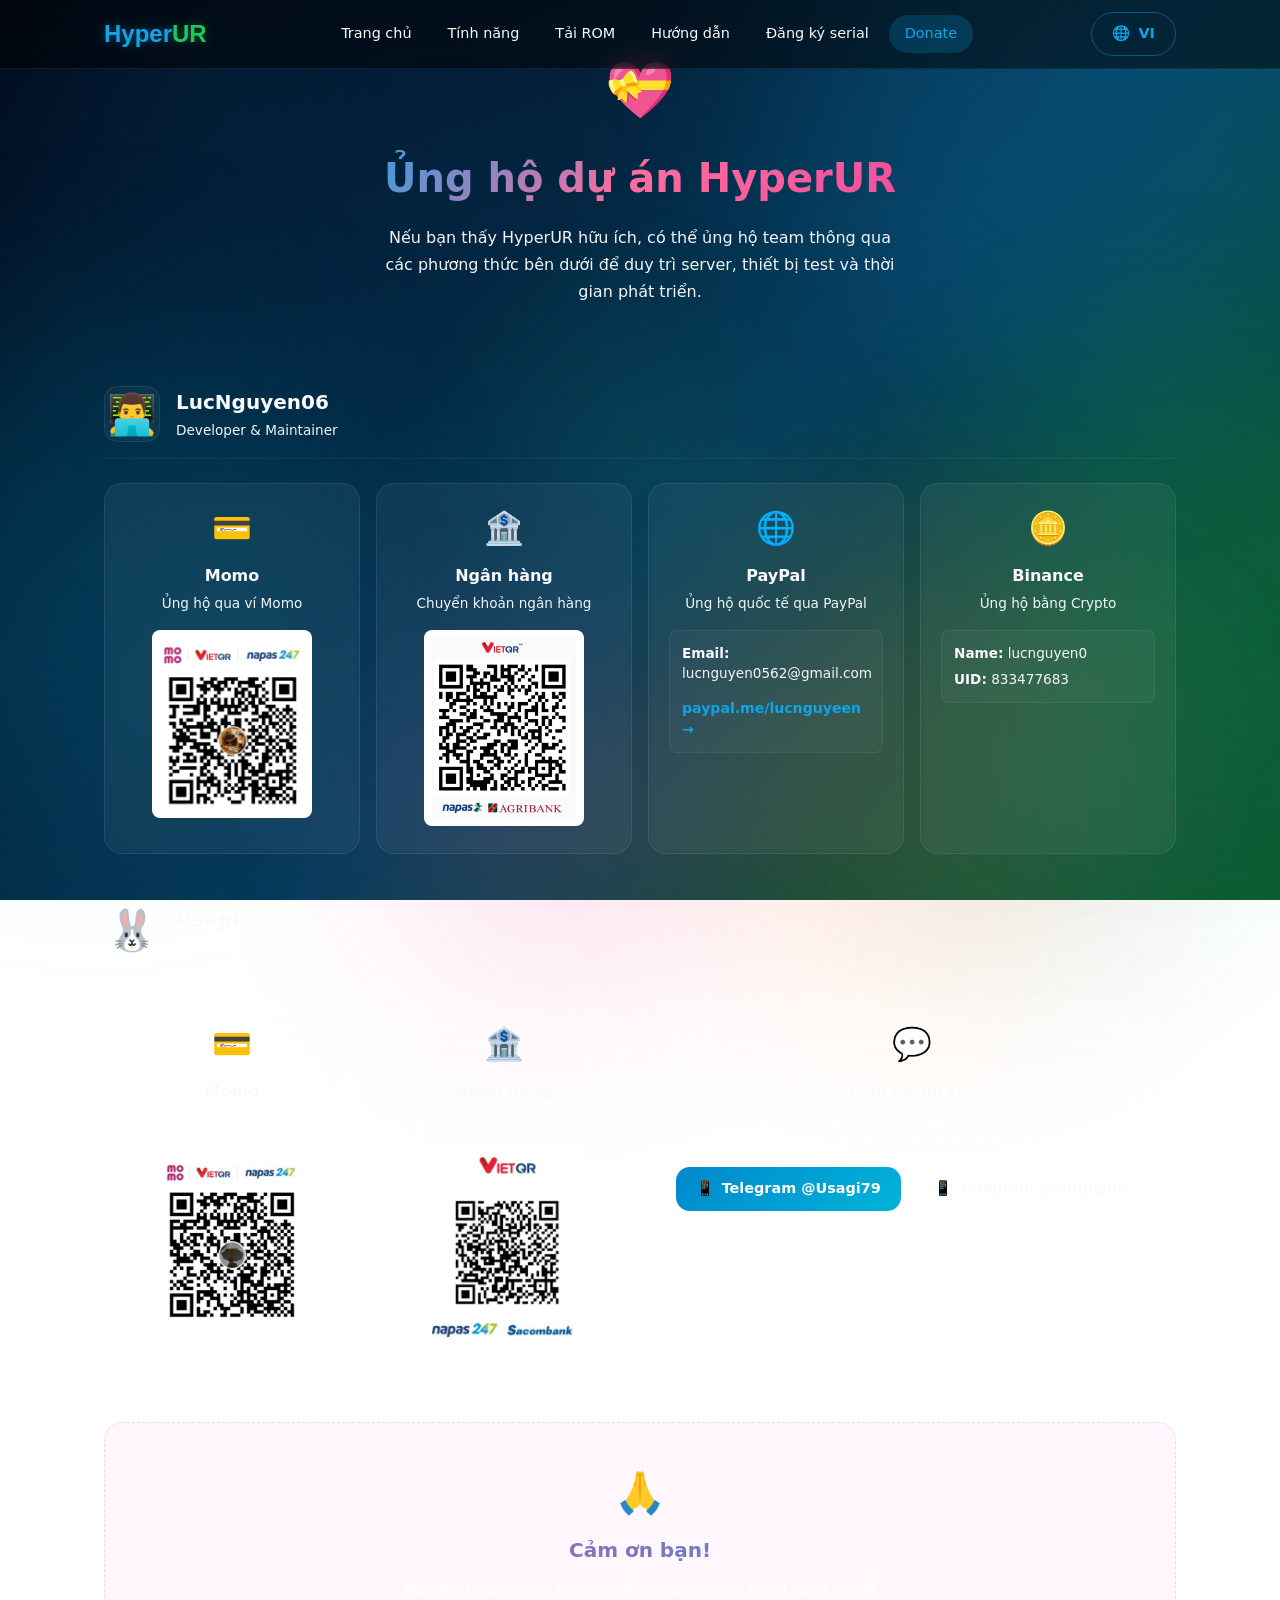
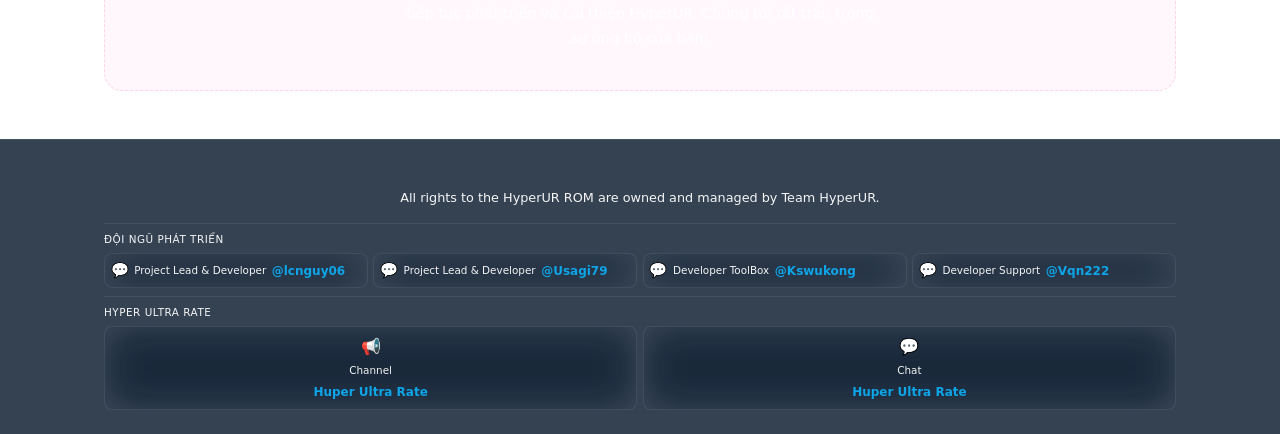
<file: donate.html>
<!DOCTYPE html>
<html lang="vi">
  <head>
    <meta charset="UTF-8" />
    <meta name="viewport" content="width=device-width, initial-scale=1.0" />
    <title>Ủng hộ HyperUR - Donate</title>
    <meta
      name="description"
      content="Ủng hộ dự án HyperUR để duy trì server, thiết bị test và phát triển tính năng mới."
    />
    <link rel="stylesheet" href="styles.css" />
  </head>
  <body>
    <!-- Blur Background -->
    <div class="blur-bg blur-bg-1"></div>
    <div class="blur-bg blur-bg-2"></div>
    <div class="blur-bg blur-bg-3"></div>
    <div class="blur-bg blur-bg-4"></div>
    <div class="blur-bg blur-bg-5"></div>

    <!-- Gradient Orbs -->
    <div class="gradient-orb gradient-orb-1"></div>
    <div class="gradient-orb gradient-orb-2"></div>
    <div class="gradient-orb gradient-orb-3"></div>

    <!-- Header / Navbar -->
    <header class="header">
      <div class="container header-inner">
        <a href="index.html" class="logo">
          <span class="logo-text"><span class="logo-hyper">Hyper</span><span class="logo-ur">UR</span></span>
        </a>

        <button class="hamburger-btn" id="hamburger-btn" aria-label="Menu">
          <span></span>
          <span></span>
          <span></span>
        </button>

        <nav class="nav">
          <a href="index.html" class="nav-link" data-i18n="nav.home">Trang chủ</a>
          <a href="features.html" class="nav-link" data-i18n="nav.features">Tính năng</a>
          <a href="downloads.html" class="nav-link" data-i18n="nav.download">Tải ROM</a>
          <a href="guide.html" class="nav-link" data-i18n="nav.guide">Hướng dẫn</a>
          <a href="serial.html" class="nav-link" data-i18n="nav.serial">Đăng ký serial</a>
          <a href="donate.html" class="nav-link active" data-i18n="nav.donate">Donate</a>
        </nav>

        <div class="nav-actions">
          <button class="btn btn-outline btn-lang" id="btn-lang-toggle" title="Switch Language">
            <span class="lang-icon">🌐</span>
            <span class="lang-text">VI</span>
          </button>
        </div>
      </div>

      <div class="mobile-menu" id="mobile-menu">
        <nav class="mobile-nav">
          <a href="index.html" class="mobile-nav-link" data-i18n="nav.home">Trang chủ</a>
          <a href="features.html" class="mobile-nav-link" data-i18n="nav.features">Tính năng</a>
          <a href="downloads.html" class="mobile-nav-link" data-i18n="nav.download">Tải ROM</a>
          <a href="guide.html" class="mobile-nav-link" data-i18n="nav.guide">Hướng dẫn</a>
          <a href="serial.html" class="mobile-nav-link" data-i18n="nav.serial">Đăng ký serial</a>
          <a href="donate.html" class="mobile-nav-link active" data-i18n="nav.donate">Donate</a>
          <div class="mobile-lang-toggle">
            <button class="btn btn-outline btn-lang" id="btn-lang-toggle-mobile" title="Switch Language">
              <span class="lang-icon">🌐</span>
              <span class="lang-text">VI</span>
            </button>
          </div>
        </nav>
      </div>
    </header>

    <main>
    <!-- Donate Hero -->
    <section class="donate-hero">
      <div class="container">
        <div class="donate-hero-content">
          <span class="donate-hero-icon">💝</span>
          <h1 data-i18n="donate.hero.title">Ủng hộ dự án HyperUR</h1>
          <p class="donate-hero-subtitle" data-i18n="donate.hero.subtitle">
            Nếu bạn thấy HyperUR hữu ích, có thể ủng hộ team thông qua các phương thức
            bên dưới để duy trì server, thiết bị test và thời gian phát triển.
          </p>
        </div>
      </div>
    </section>

    <!-- Donate Section -->
    <section class="section">
      <div class="container">
        <!-- LucNguyen06 -->
        <div class="donate-section-block">
          <div class="donate-section-header">
            <span class="donate-avatar">👨‍💻</span>
            <div>
              <h2 class="donate-section-title" data-i18n="donate.section.luc.title">LucNguyen06</h2>
              <p class="donate-section-role" data-i18n="donate.section.luc.role">Developer & Maintainer</p>
            </div>
          </div>
          
          <div class="donate-methods-grid">
            <div class="card donate-method-card">
              <div class="donate-method-icon">💳</div>
              <h3 data-i18n="donate.method.momo">Momo</h3>
              <p data-i18n="donate.method.momo.desc">Ủng hộ qua ví Momo</p>
              <div class="qr-wrapper">
                <img src="QR_lucnguyen06/qr_momo.jpg" alt="QR Momo LucNguyen06" />
              </div>
            </div>
            
            <div class="card donate-method-card">
              <div class="donate-method-icon">🏦</div>
              <h3 data-i18n="donate.method.bank">Ngân hàng</h3>
              <p data-i18n="donate.method.bank.desc">Chuyển khoản ngân hàng</p>
              <div class="qr-wrapper">
                <img src="QR_lucnguyen06/qr_ngan_hang.jpg" alt="QR ngân hàng LucNguyen06" />
              </div>
            </div>
            
            <div class="card donate-method-card">
              <div class="donate-method-icon">🌐</div>
              <h3 data-i18n="donate.method.paypal">PayPal</h3>
              <p data-i18n="donate.method.paypal.desc">Ủng hộ quốc tế qua PayPal</p>
              <div class="donate-info-box">
                <p><strong>Email:</strong> lucnguyen0562@gmail.com</p>
                <a href="https://paypal.me/lucnguyeen" target="_blank" rel="noopener noreferrer" class="btn-donate-link">
                  paypal.me/lucnguyeen →
                </a>
              </div>
            </div>
            
            <div class="card donate-method-card">
              <div class="donate-method-icon">🪙</div>
              <h3 data-i18n="donate.method.crypto">Binance</h3>
              <p data-i18n="donate.method.crypto.desc">Ủng hộ bằng Crypto</p>
              <div class="donate-info-box">
                <p><strong>Name:</strong> lucnguyen0</p>
                <p><strong>UID:</strong> 833477683</p>
              </div>
            </div>
          </div>
        </div>

        <!-- Usagi -->
        <div class="donate-section-block">
          <div class="donate-section-header">
            <span class="donate-avatar">🐰</span>
            <div>
              <h2 class="donate-section-title" data-i18n="donate.section.usagi.title">Usagi</h2>
              <p class="donate-section-role" data-i18n="donate.section.usagi.role">Developer & Support</p>
            </div>
          </div>
          
          <div class="donate-methods-grid">
            <div class="card donate-method-card">
              <div class="donate-method-icon">💳</div>
              <h3 data-i18n="donate.method.momo">Momo</h3>
              <p data-i18n="donate.method.momo.desc">Ủng hộ qua ví Momo</p>
              <div class="qr-wrapper">
                <img src="QR_usagi/qr_momo.jpg" alt="QR Momo Usagi" />
              </div>
            </div>
            
            <div class="card donate-method-card">
              <div class="donate-method-icon">🏦</div>
              <h3 data-i18n="donate.method.bank">Ngân hàng</h3>
              <p data-i18n="donate.method.bank.desc">Chuyển khoản ngân hàng</p>
              <div class="qr-wrapper">
                <img src="QR_usagi/qr_nganhang.jpg" alt="QR ngân hàng Usagi" />
              </div>
            </div>
            
            <div class="card donate-method-card donate-method-card-wide">
              <div class="donate-method-icon">💬</div>
              <h3 data-i18n="donate.method.telegram">Liên hệ hỗ trợ</h3>
              <p data-i18n="donate.method.telegram.desc">
                Nhắn trực tiếp qua Telegram để được hỗ trợ cài đặt, fix lỗi ROM, 
                tư vấn thiết bị và các vấn đề liên quan đến HyperUR.
              </p>
              <div class="donate-contact-buttons">
                <a class="btn-contact-large" href="https://t.me/Usagi79" target="_blank" rel="noopener noreferrer">
                  <span>📱</span> Telegram @Usagi79
                </a>
                <a class="btn-contact-large btn-contact-large-secondary" href="https://t.me/lcnguy06" target="_blank" rel="noopener noreferrer">
                  <span>📱</span> Telegram @lcnguy06
                </a>
              </div>
            </div>
          </div>
        </div>

        <!-- Thank you message -->
        <div class="donate-thanks">
          <div class="donate-thanks-icon">🙏</div>
          <h3 data-i18n="donate.thanks.title">Cảm ơn bạn!</h3>
          <p data-i18n="donate.thanks.desc">
            Mọi đóng góp dù lớn hay nhỏ đều giúp team có thêm động lực để tiếp tục 
            phát triển và cải thiện HyperUR. Chúng tôi rất trân trọng sự ủng hộ của bạn!
          </p>
        </div>
      </div>
    </section>

    <!-- Footer -->
    </main>
    <footer class="footer">
      <div class="container">
        <div class="footer-top">
          <p class="footer-copyright">All rights to the HyperUR ROM are owned and managed by Team HyperUR.</p>
        </div>
        <div class="footer-divider"></div>
        <p class="footer-team-heading">Đội ngũ phát triển</p>
        <div class="footer-team-grid">
          <a href="https://t.me/lcnguy06" target="_blank" rel="noopener noreferrer" class="footer-team-card">
            <span class="footer-team-icon">💬</span>
            <span class="footer-team-role">Project Lead &amp; Developer</span>
            <span class="footer-team-name">@lcnguy06</span>
          </a>
          <a href="https://t.me/Usagi79" target="_blank" rel="noopener noreferrer" class="footer-team-card">
            <span class="footer-team-icon">💬</span>
            <span class="footer-team-role">Project Lead &amp; Developer</span>
            <span class="footer-team-name">@Usagi79</span>
          </a>
          <a href="https://t.me/Kswukong" target="_blank" rel="noopener noreferrer" class="footer-team-card">
            <span class="footer-team-icon">💬</span>
            <span class="footer-team-role">Developer ToolBox</span>
            <span class="footer-team-name">@Kswukong</span>
          </a>
          <a href="https://t.me/Vqn222" target="_blank" rel="noopener noreferrer" class="footer-team-card">
            <span class="footer-team-icon">💬</span>
            <span class="footer-team-role">Developer Support</span>
            <span class="footer-team-name">@Vqn222</span>
          </a>
        </div>
        <div class="footer-divider"></div>
        <div class="footer-hur-section">
          <p class="footer-hur-heading">Hyper Ultra Rate</p>
          <div class="footer-hur-grid">
            <a href="https://t.me/hypermodupdate" target="_blank" rel="noopener noreferrer" class="footer-hur-card">
              <span class="footer-hur-icon">📢</span>
              <span class="footer-hur-label">Channel</span>
              <span class="footer-hur-name">Huper Ultra Rate</span>
            </a>
            <a href="https://t.me/HuperUltraRateChat" target="_blank" rel="noopener noreferrer" class="footer-hur-card">
              <span class="footer-hur-icon">💬</span>
              <span class="footer-hur-label">Chat</span>
              <span class="footer-hur-name">Huper Ultra Rate</span>
            </a>
          </div>
        </div>
      </div>
    </footer>

    <script src="i18n.js"></script>
    <script src="donate.js"></script>
  </body>
</html>
</file>
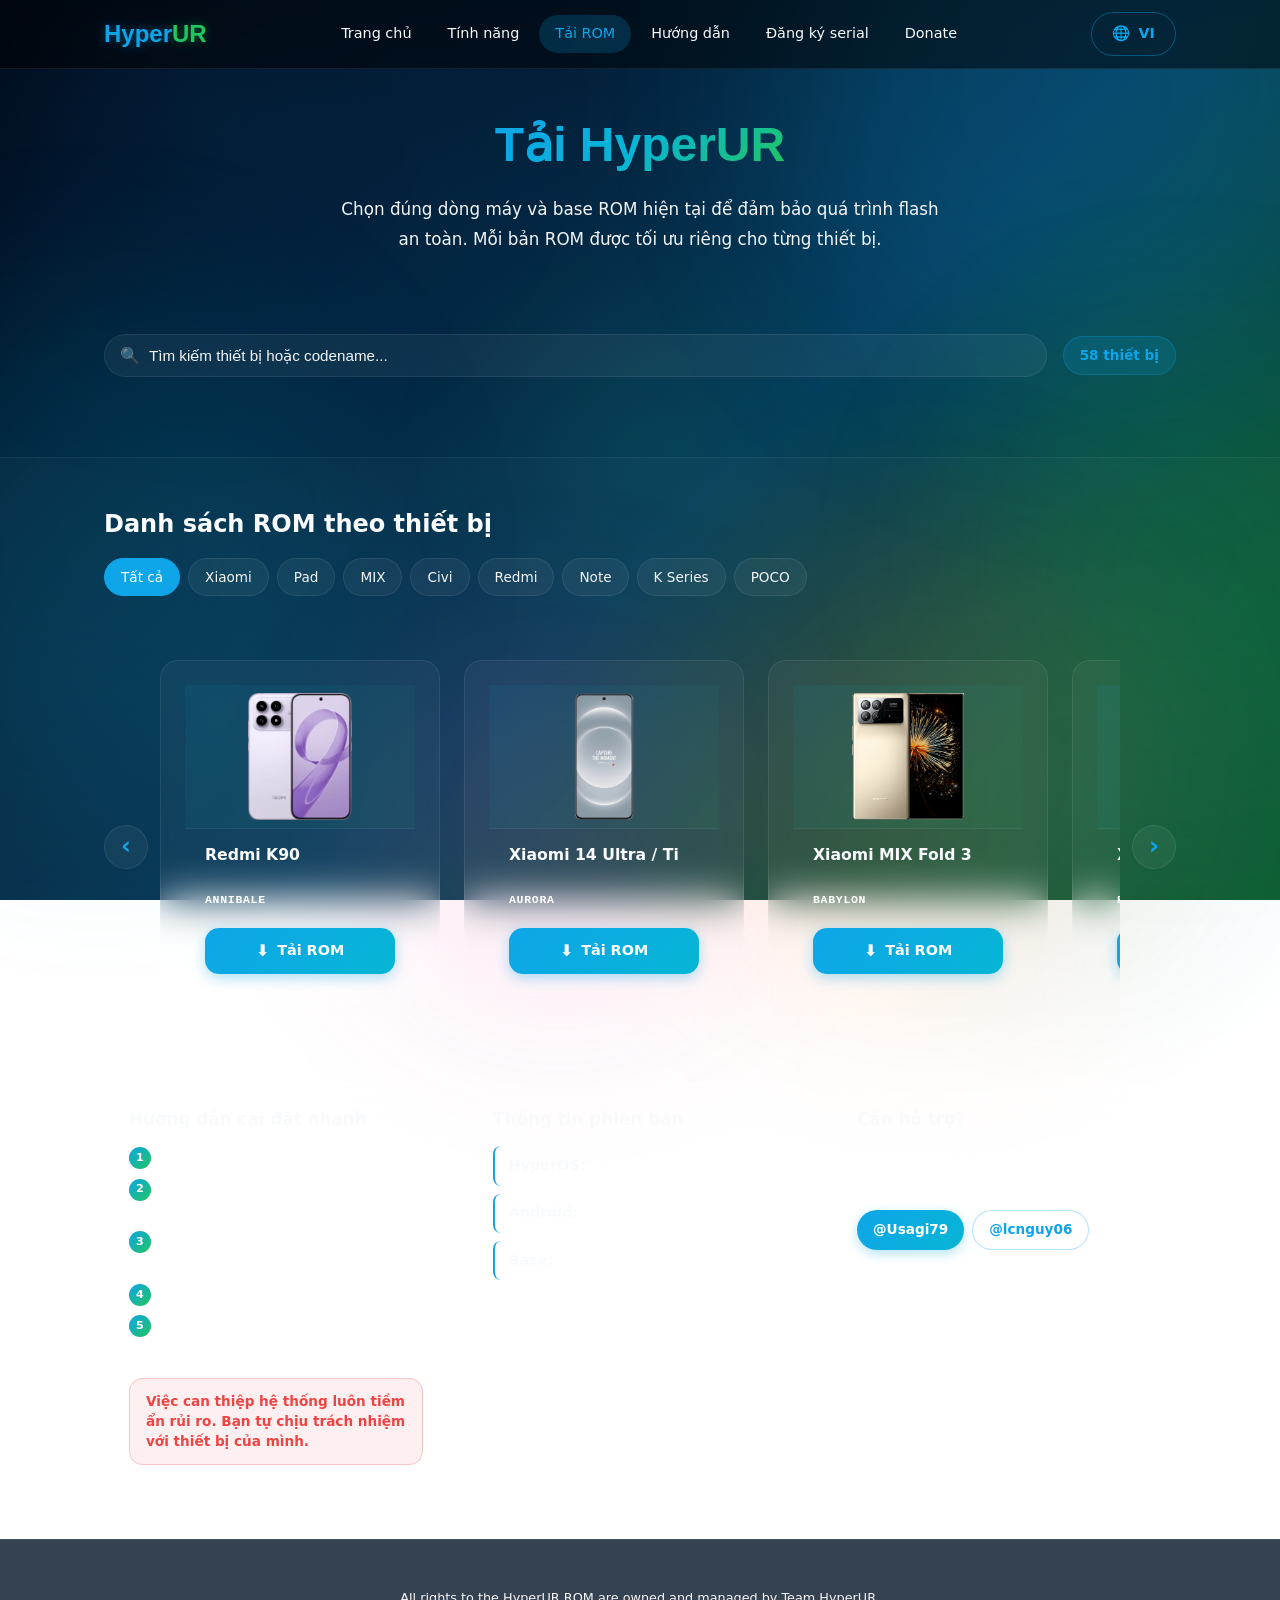
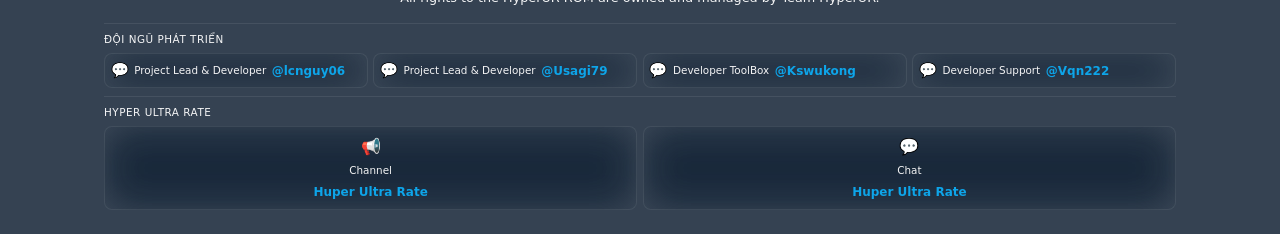
<file: downloads.html>
<!DOCTYPE html>
<html lang="vi">
  <head>
    <meta charset="UTF-8" />
    <meta name="viewport" content="width=device-width, initial-scale=1.0, maximum-scale=1.0, user-scalable=no" />
    <meta name="theme-color" content="#0f0f1a" />
    <title>Tải HyperUR</title>
    <meta
      name="description"
      content="Tải HyperUR cho các dòng máy Xiaomi, Redmi. Hỗ trợ Snapdragon, nhiều tuỳ biến cao cấp."
    />
    <link rel="stylesheet" href="styles.css?v=20250626" />
  </head>
  <body>
    <!-- Blur Background -->
    <div class="blur-bg blur-bg-1"></div>
    <div class="blur-bg blur-bg-2"></div>
    <div class="blur-bg blur-bg-3"></div>
    <div class="blur-bg blur-bg-4"></div>
    <div class="blur-bg blur-bg-5"></div>

    <!-- Gradient Orbs -->
    <div class="gradient-orb gradient-orb-1"></div>
    <div class="gradient-orb gradient-orb-2"></div>
    <div class="gradient-orb gradient-orb-3"></div>

    <!-- Header / Navbar -->
    <header class="header">
      <div class="container header-inner">
        <a href="index.html" class="logo">
          <span class="logo-text"><span class="logo-hyper">Hyper</span><span class="logo-ur">UR</span></span>
        </a>

        <button class="hamburger-btn" id="hamburger-btn" aria-label="Menu">
          <span></span>
          <span></span>
          <span></span>
        </button>

        <nav class="nav">
          <a href="index.html" class="nav-link" data-i18n="nav.home">Trang chủ</a>
          <a href="features.html" class="nav-link" data-i18n="nav.features">Tính năng</a>
          <a href="downloads.html" class="nav-link active" data-i18n="nav.download">Tải ROM</a>
          <a href="guide.html" class="nav-link" data-i18n="nav.guide">Hướng dẫn</a>
          <a href="serial.html" class="nav-link" data-i18n="nav.serial">Đăng ký serial</a>
          <a href="donate.html" class="nav-link" data-i18n="nav.donate">Donate</a>
        </nav>

        <div class="nav-actions">
          <button class="btn btn-outline btn-lang" id="btn-lang-toggle" title="Switch Language">
            <span class="lang-icon">🌐</span>
            <span class="lang-text">VI</span>
          </button>
        </div>
      </div>

      <div class="mobile-menu" id="mobile-menu">
        <nav class="mobile-nav">
          <a href="index.html" class="mobile-nav-link" data-i18n="nav.home">Trang chủ</a>
          <a href="features.html" class="mobile-nav-link" data-i18n="nav.features">Tính năng</a>
          <a href="downloads.html" class="mobile-nav-link active" data-i18n="nav.download">Tải ROM</a>
          <a href="guide.html" class="mobile-nav-link" data-i18n="nav.guide">Hướng dẫn</a>
          <a href="serial.html" class="mobile-nav-link" data-i18n="nav.serial">Đăng ký serial</a>
          <a href="donate.html" class="mobile-nav-link" data-i18n="nav.donate">Donate</a>
          <div class="mobile-lang-toggle">
            <button class="btn btn-outline btn-lang" id="btn-lang-toggle-mobile" title="Switch Language">
              <span class="lang-icon">🌐</span>
              <span class="lang-text">VI</span>
            </button>
          </div>
        </nav>
      </div>
    </header>

    <main>
    <!-- Downloads Hero -->
    <section class="downloads-hero">
      <div class="container">
        <div class="downloads-hero-content">
          <h1 data-i18n="downloads.hero.title">Tải HyperUR</h1>
          <p class="downloads-hero-subtitle" data-i18n="downloads.hero.subtitle">
            Chọn đúng dòng máy và base ROM hiện tại để đảm bảo quá trình flash an toàn.
            Mỗi bản ROM được tối ưu riêng cho từng thiết bị.
          </p>
        </div>
      </div>
    </section>

    <!-- Search & Filter -->
    <section class="section">
      <div class="container">
        <div class="search-filter-bar">
          <div class="search-box">
            <span class="search-icon">🔍</span>
            <input 
              type="text" 
              id="device-search" 
              class="search-input" 
              placeholder="Tìm kiếm thiết bị hoặc codename..."
              data-i18n-placeholder="downloads.search.placeholder"
            />
          </div>
          <div class="filter-info">
            <span id="device-count">0 <span data-i18n="downloads.device.count">thiết bị</span></span>
          </div>
        </div>
      </div>
    </section>

    <!-- Device Slider Section -->
    <section class="section section-alt">
      <div class="container">
        <div class="slider-header">
          <h2 data-i18n="downloads.devices.title">📱 Danh sách ROM theo thiết bị</h2>
          
          <!-- Mobile Category Menu Button -->
          <div class="mobile-category-menu" id="mobile-category-menu">
            <button class="mobile-category-btn" id="mobile-category-btn">
              <span class="mobile-category-icon">☰</span>
              <span class="mobile-category-label" id="mobile-category-label">Tất cả</span>
              <span class="mobile-category-arrow">▼</span>
            </button>
            <div class="mobile-category-dropdown" id="mobile-category-dropdown">
              <button class="mobile-category-option active" data-category="all" data-i18n="downloads.category.tatca">Tất cả</button>
              <button class="mobile-category-option" data-category="xiaomi" data-i18n="downloads.category.xiaomi">Xiaomi</button>
              <button class="mobile-category-option" data-category="pad" data-i18n="downloads.category.pad">Pad</button>
              <button class="mobile-category-option" data-category="mix" data-i18n="downloads.category.mix">MIX</button>
              <button class="mobile-category-option" data-category="civi" data-i18n="downloads.category.civi">Civi</button>
              <button class="mobile-category-option" data-category="redmi" data-i18n="downloads.category.redmi">Redmi</button>
              <button class="mobile-category-option" data-category="redmi-note" data-i18n="downloads.category.note">Note</button>
              <button class="mobile-category-option" data-category="redmi-k" data-i18n="downloads.category.k">K Series</button>
              <button class="mobile-category-option" data-category="poco" data-i18n="downloads.category.poco">POCO</button>
            </div>
          </div>

          <div class="category-tabs" id="category-tabs">
            <button class="category-tab active" data-category="all" data-i18n="downloads.category.tatca">Tất cả</button>
            <button class="category-tab" data-category="xiaomi" data-i18n="downloads.category.xiaomi">Xiaomi</button>
            <button class="category-tab" data-category="pad" data-i18n="downloads.category.pad">Pad</button>
            <button class="category-tab" data-category="mix" data-i18n="downloads.category.mix">MIX</button>
            <button class="category-tab" data-category="civi" data-i18n="downloads.category.civi">Civi</button>
            <button class="category-tab" data-category="redmi" data-i18n="downloads.category.redmi">Redmi</button>
            <button class="category-tab" data-category="redmi-note" data-i18n="downloads.category.note">Note</button>
            <button class="category-tab" data-category="redmi-k" data-i18n="downloads.category.k">K Series</button>
            <button class="category-tab" data-category="poco" data-i18n="downloads.category.poco">POCO</button>
          </div>
        </div>

        <!-- Device Slider -->
        <div class="device-slider-wrapper">
          <button class="slider-arrow slider-arrow-left" id="slider-prev">
            <span>‹</span>
          </button>

          <div class="device-slider" id="device-slider">
            <!-- Device cards will be rendered by JavaScript -->
          </div>

          <button class="slider-arrow slider-arrow-right" id="slider-next">
            <span>›</span>
          </button>
        </div>

        <!-- Mobile scroll hint dots -->
        <div class="slider-scroll-hint" id="slider-scroll-hint"></div>

        <div id="no-results" class="no-results" style="display: none;">
          <p data-i18n="downloads.noresults">😕 Không tìm thấy thiết bị nào phù hợp.</p>
        </div>

        <!-- Info Cards Row -->
        <div class="info-cards-row">
          <div class="card guide-card">
            <h3 data-i18n="downloads.guide.card.title">📋 Hướng dẫn cài đặt nhanh</h3>
            <ol class="guide-list">
              <li data-i18n="downloads.guide.card.item1">Sao lưu toàn bộ dữ liệu quan trọng.</li>
              <li data-i18n="downloads.guide.card.item2">Mở khoá bootloader & cài custom recovery (TWRP / OFRP).</li>
              <li data-i18n="downloads.guide.card.item3">Wipe data, cache, system theo hướng dẫn từng dòng máy.</li>
              <li data-i18n="downloads.guide.card.item4">Flash bản HyperUR tương ứng.</li>
              <li data-i18n="downloads.guide.card.item5">Reboot & chờ máy khởi động lại lần đầu.</li>
            </ol>
            <p class="guide-warning" data-i18n="downloads.guide.card.warning">
              ⚠️ Việc can thiệp hệ thống luôn tiềm ẩn rủi ro. Bạn tự chịu trách nhiệm với thiết bị của mình.
            </p>
          </div>

          <div class="card info-card">
            <h3 data-i18n="downloads.info.card.title">ℹ️ Thông tin phiên bản</h3>
            <ul class="info-list">
              <li><strong data-i18n="downloads.info.card.hyperos">HyperOS:</strong> 1.0, 2.0, 3.0</li>
              <li><strong data-i18n="downloads.info.card.android">Android:</strong> 14, 15, 16</li>
              <li><strong data-i18n="downloads.info.card.base">Base:</strong> CN, EU, Global</li>
            </ul>
          </div>

          <div class="card support-card">
            <h3 data-i18n="downloads.support.card.title">💬 Cần hỗ trợ?</h3>
            <p data-i18n="downloads.support.card.desc">Liên hệ team qua Telegram để được hỗ trợ cài đặt và fix lỗi.</p>
            <div class="support-actions">
              <a class="btn-contact" href="https://t.me/Usagi79" target="_blank" rel="noopener noreferrer">
                @Usagi79
              </a>
              <a class="btn-contact btn-contact-secondary" href="https://t.me/lcnguy06" target="_blank" rel="noopener noreferrer">
                @lcnguy06
              </a>
            </div>
          </div>
        </div>
      </div>
    </section>

    <!-- Footer -->
    </main>
    <footer class="footer">
      <div class="container">
        <div class="footer-top">
          <p class="footer-copyright">All rights to the HyperUR ROM are owned and managed by Team HyperUR.</p>
        </div>
        <div class="footer-divider"></div>
        <p class="footer-team-heading">Đội ngũ phát triển</p>
        <div class="footer-team-grid">
          <a href="https://t.me/lcnguy06" target="_blank" rel="noopener noreferrer" class="footer-team-card">
            <span class="footer-team-icon">💬</span>
            <span class="footer-team-role">Project Lead &amp; Developer</span>
            <span class="footer-team-name">@lcnguy06</span>
          </a>
          <a href="https://t.me/Usagi79" target="_blank" rel="noopener noreferrer" class="footer-team-card">
            <span class="footer-team-icon">💬</span>
            <span class="footer-team-role">Project Lead &amp; Developer</span>
            <span class="footer-team-name">@Usagi79</span>
          </a>
          <a href="https://t.me/Kswukong" target="_blank" rel="noopener noreferrer" class="footer-team-card">
            <span class="footer-team-icon">💬</span>
            <span class="footer-team-role">Developer ToolBox</span>
            <span class="footer-team-name">@Kswukong</span>
          </a>
          <a href="https://t.me/Vqn222" target="_blank" rel="noopener noreferrer" class="footer-team-card">
            <span class="footer-team-icon">💬</span>
            <span class="footer-team-role">Developer Support</span>
            <span class="footer-team-name">@Vqn222</span>
          </a>
        </div>
        <div class="footer-divider"></div>
        <div class="footer-hur-section">
          <p class="footer-hur-heading">Hyper Ultra Rate</p>
          <div class="footer-hur-grid">
            <a href="https://t.me/hypermodupdate" target="_blank" rel="noopener noreferrer" class="footer-hur-card">
              <span class="footer-hur-icon">📢</span>
              <span class="footer-hur-label">Channel</span>
              <span class="footer-hur-name">Huper Ultra Rate</span>
            </a>
            <a href="https://t.me/HuperUltraRateChat" target="_blank" rel="noopener noreferrer" class="footer-hur-card">
              <span class="footer-hur-icon">💬</span>
              <span class="footer-hur-label">Chat</span>
              <span class="footer-hur-name">Huper Ultra Rate</span>
            </a>
          </div>
        </div>
      </div>
    </footer>

    <script src="devices.js"></script>
    <script src="i18n.js"></script>
    <script src="downloads.js"></script>
  </body>
</html>
</file>
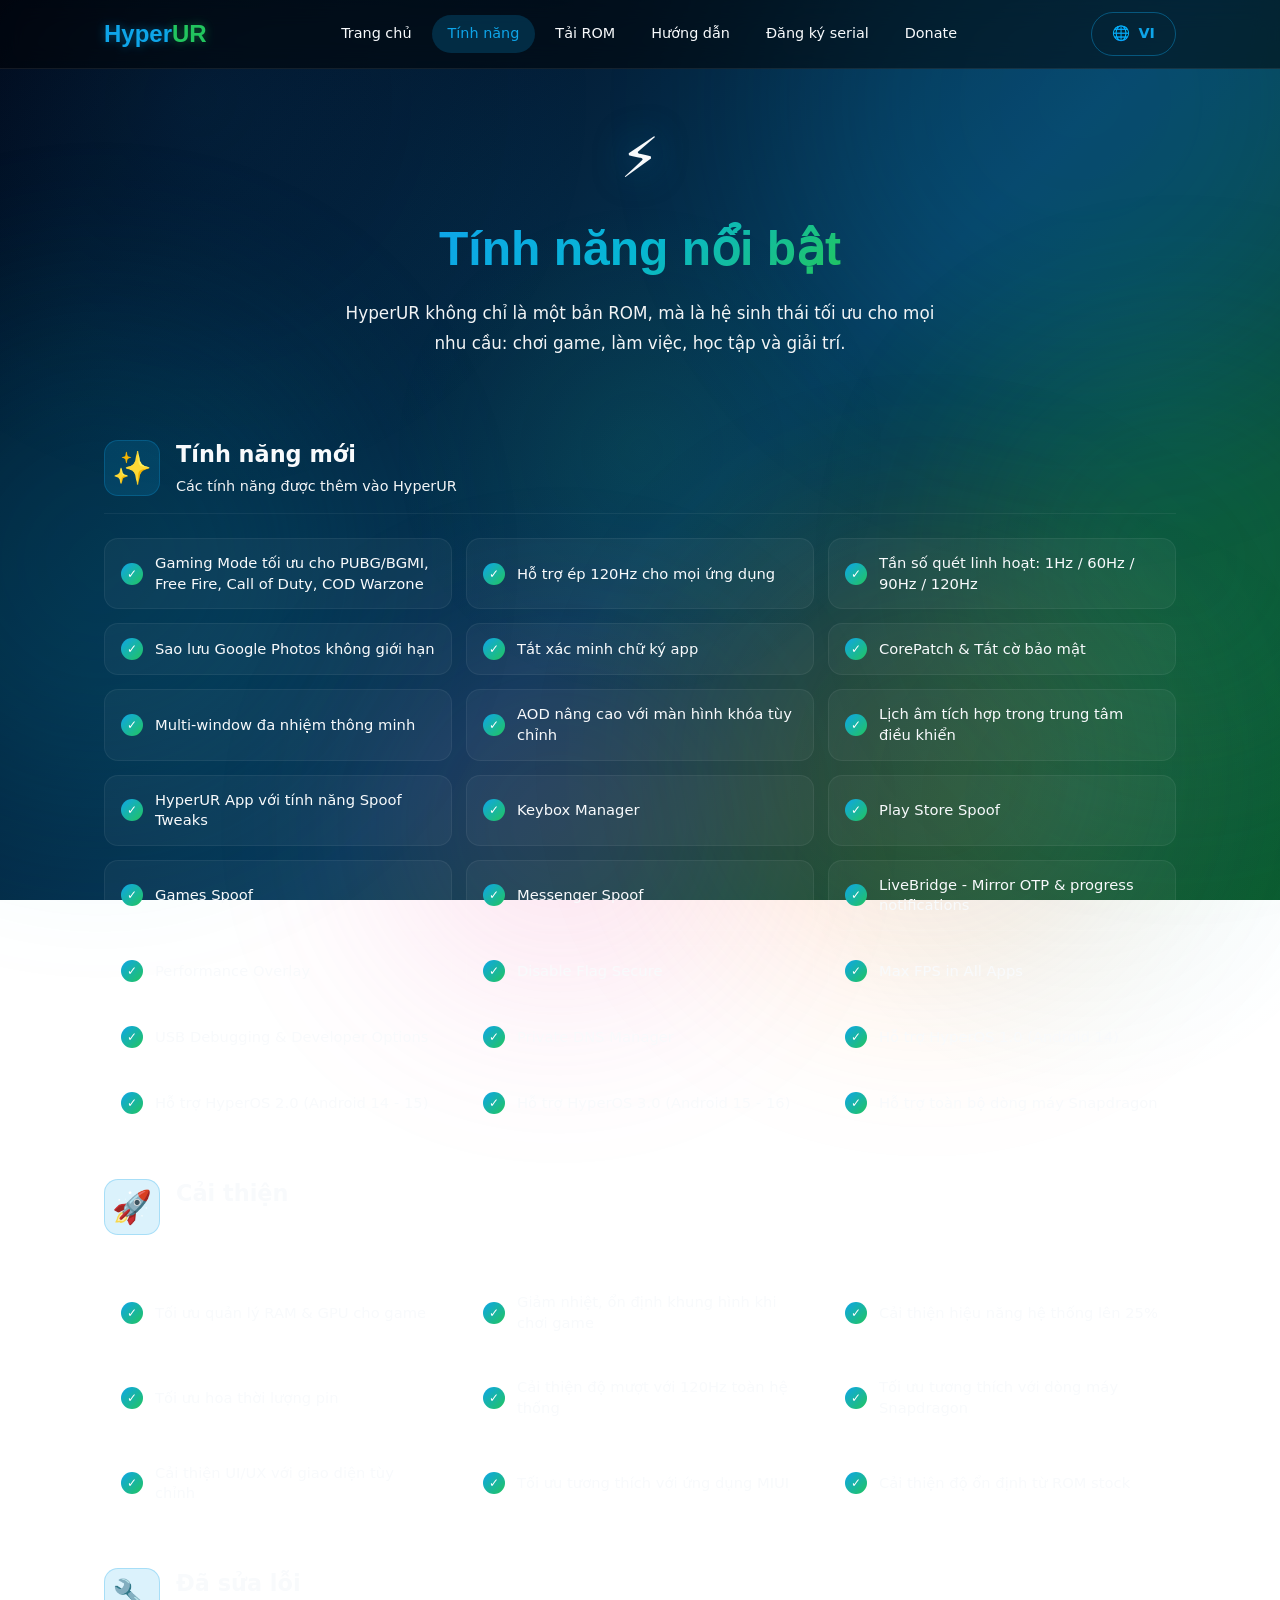
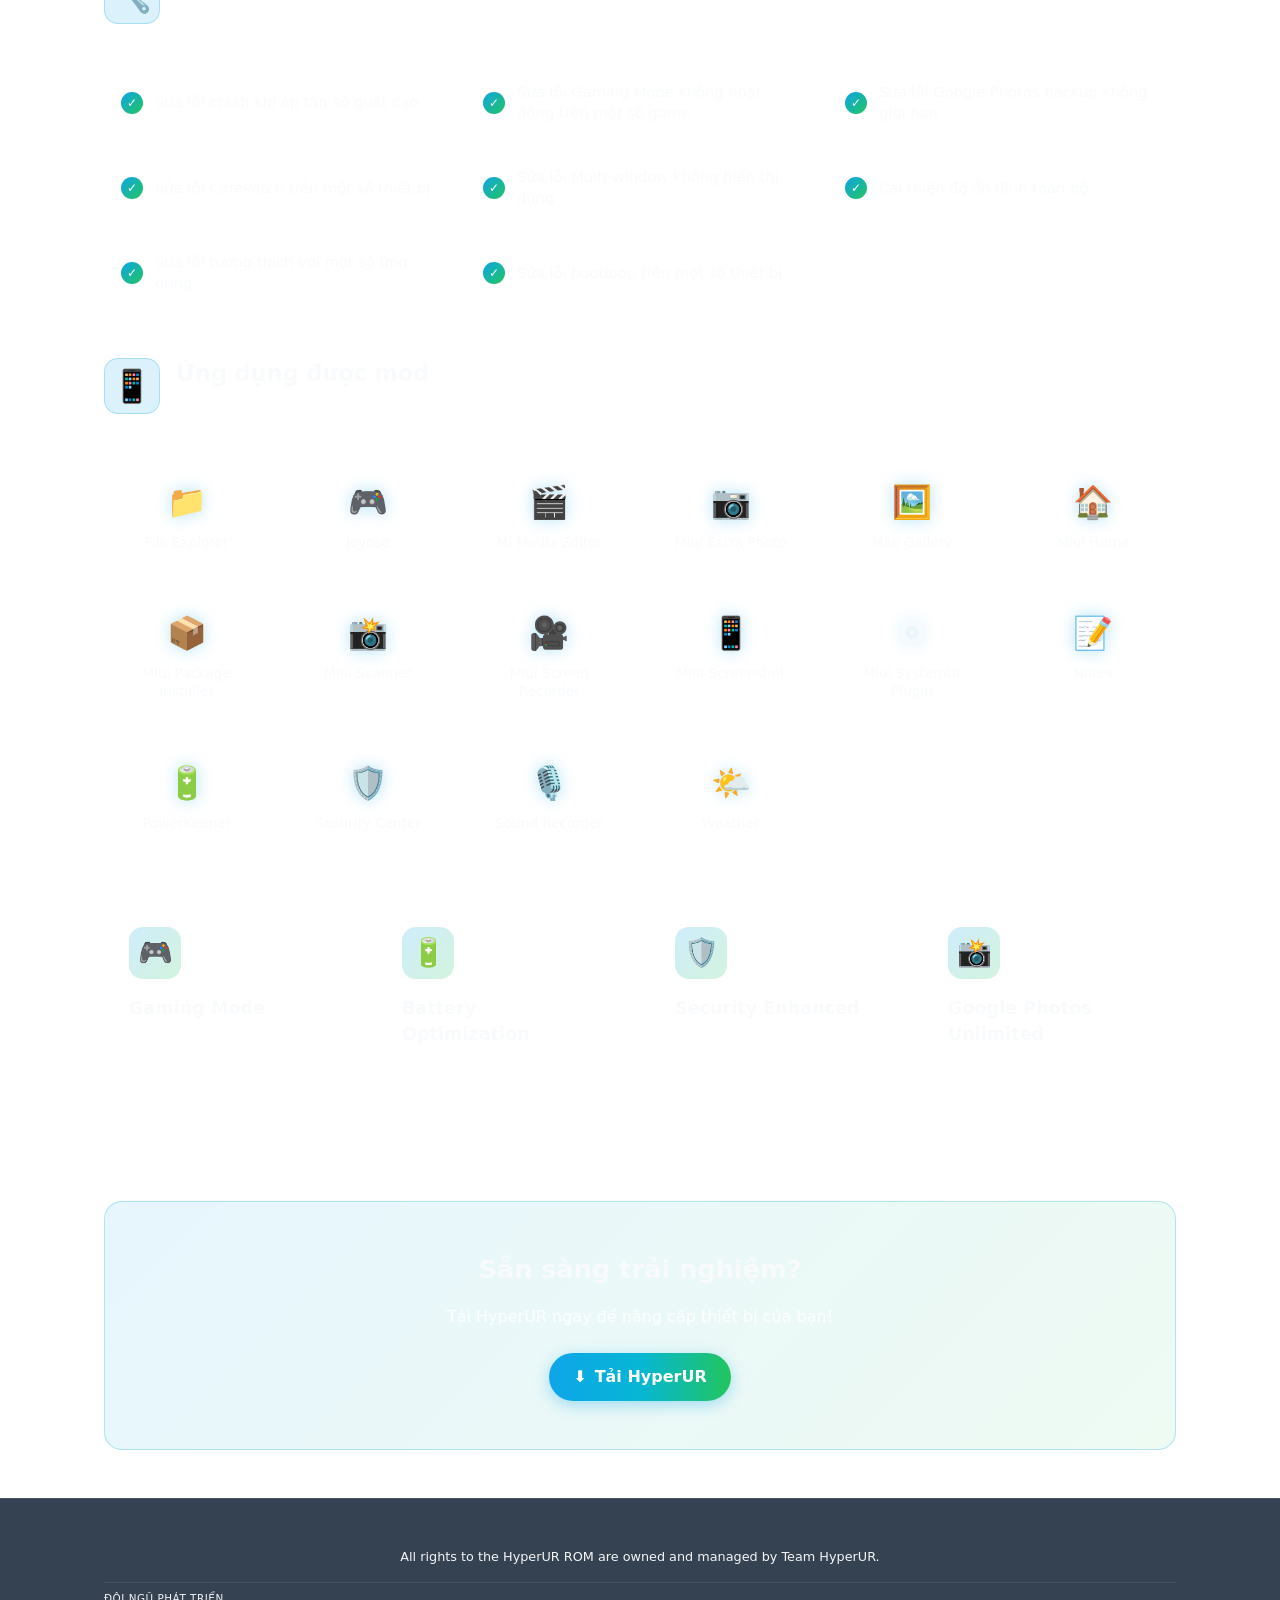
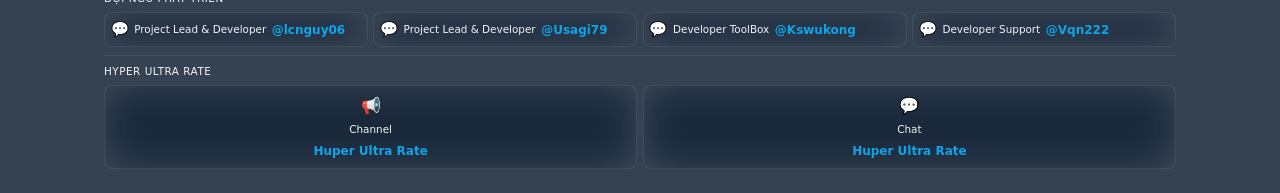
<file: features.html>
<!DOCTYPE html>
<html lang="vi">
  <head>
    <meta charset="UTF-8" />
    <meta name="viewport" content="width=device-width, initial-scale=1.0" />
    <title>Tính năng HyperUR</title>
    <meta
      name="description"
      content="Khám phá các tính năng nổi bật của HyperUR - Tối ưu hiệu năng, pin, bảo mật và nhiều hơn nữa."
    />
    <title data-i18n="features.page.title">Tính năng HyperUR</title>
    <link rel="stylesheet" href="styles.css" />
  </head>
  <body>
    <!-- Blur Background -->
    <div class="blur-bg blur-bg-1"></div>
    <div class="blur-bg blur-bg-2"></div>
    <div class="blur-bg blur-bg-3"></div>
    <div class="blur-bg blur-bg-4"></div>
    <div class="blur-bg blur-bg-5"></div>

    <!-- Gradient Orbs -->
    <div class="gradient-orb gradient-orb-1"></div>
    <div class="gradient-orb gradient-orb-2"></div>
    <div class="gradient-orb gradient-orb-3"></div>

    <!-- Header / Navbar -->
    <header class="header">
      <div class="container header-inner">
        <a href="index.html" class="logo">
          <span class="logo-text"><span class="logo-hyper">Hyper</span><span class="logo-ur">UR</span></span>
        </a>

        <button class="hamburger-btn" id="hamburger-btn" aria-label="Menu">
          <span></span>
          <span></span>
          <span></span>
        </button>

        <nav class="nav">
          <a href="index.html" class="nav-link" data-i18n="nav.home">Trang chủ</a>
          <a href="features.html" class="nav-link active" data-i18n="nav.features">Tính năng</a>
          <a href="downloads.html" class="nav-link" data-i18n="nav.download">Tải ROM</a>
          <a href="guide.html" class="nav-link" data-i18n="nav.guide">Hướng dẫn</a>
          <a href="serial.html" class="nav-link" data-i18n="nav.serial">Đăng ký serial</a>
          <a href="donate.html" class="nav-link" data-i18n="nav.donate">Donate</a>
        </nav>

        <div class="nav-actions">
          <button class="btn btn-outline btn-lang" id="btn-lang-toggle" title="Switch Language">
            <span class="lang-icon">🌐</span>
            <span class="lang-text">VI</span>
          </button>
        </div>
      </div>

      <div class="mobile-menu" id="mobile-menu">
        <nav class="mobile-nav">
          <a href="index.html" class="mobile-nav-link" data-i18n="nav.home">Trang chủ</a>
          <a href="features.html" class="mobile-nav-link active" data-i18n="nav.features">Tính năng</a>
          <a href="downloads.html" class="mobile-nav-link" data-i18n="nav.download">Tải ROM</a>
          <a href="guide.html" class="mobile-nav-link" data-i18n="nav.guide">Hướng dẫn</a>
          <a href="serial.html" class="mobile-nav-link" data-i18n="nav.serial">Đăng ký serial</a>
          <a href="donate.html" class="mobile-nav-link" data-i18n="nav.donate">Donate</a>
          <div class="mobile-lang-toggle">
            <button class="btn btn-outline btn-lang" id="btn-lang-toggle-mobile" title="Switch Language">
              <span class="lang-icon">🌐</span>
              <span class="lang-text">VI</span>
            </button>
          </div>
        </nav>
      </div>
    </header>

    <main>
    <!-- Features Hero -->
    <section class="features-hero">
      <div class="container">
        <div class="features-hero-content">
          <span class="features-hero-icon">⚡</span>
          <h1 data-i18n="features.hero.title">Tính năng nổi bật</h1>
          <p class="features-hero-subtitle" data-i18n="features.hero.subtitle">
            HyperUR không chỉ là một bản ROM, mà là hệ sinh thái tối ưu cho mọi nhu cầu: 
            chơi game, làm việc, học tập và giải trí.
          </p>
        </div>
      </div>
    </section>

    <!-- Features Categories -->
    <section class="section">
      <div class="container">
        <!-- New Features -->
        <div class="feature-category">
          <div class="feature-category-header">
            <span class="feature-category-icon">✨</span>
            <div>
              <h2 data-i18n="features.category.new">Tính năng mới</h2>
              <p data-i18n="features.category.new.desc">Các tính năng được thêm vào HyperUR</p>
            </div>
          </div>
          <div class="feature-items-grid" id="features-added">
            <!-- Rendered by JS -->
          </div>
        </div>

        <!-- Improved -->
        <div class="feature-category">
          <div class="feature-category-header">
            <span class="feature-category-icon">🚀</span>
            <div>
              <h2 data-i18n="features.category.improved">Cải thiện</h2>
              <p data-i18n="features.category.improved.desc">Các cải tiến và tối ưu hóa</p>
            </div>
          </div>
          <div class="feature-items-grid" id="features-improved">
            <!-- Rendered by JS -->
          </div>
        </div>

        <!-- Fixed -->
        <div class="feature-category">
          <div class="feature-category-header">
            <span class="feature-category-icon">🔧</span>
            <div>
              <h2 data-i18n="features.category.fixed">Đã sửa lỗi</h2>
              <p data-i18n="features.category.fixed.desc">Các lỗi đã được khắc phục</p>
            </div>
          </div>
          <div class="feature-items-grid" id="features-fixed">
            <!-- Rendered by JS -->
          </div>
        </div>

        <!-- Modded Apps -->
        <div class="feature-category">
          <div class="feature-category-header">
            <span class="feature-category-icon">📱</span>
            <div>
              <h2 data-i18n="features.category.apps">Ứng dụng được mod</h2>
              <p data-i18n="features.category.apps.desc">16 ứng dụng hệ thống đã được tối ưu</p>
            </div>
          </div>
          <div class="modded-apps-grid" id="modded-apps">
            <!-- Rendered by JS -->
          </div>
        </div>

        <!-- Highlight Cards -->
        <div class="features-highlights">
          <div class="highlight-card">
            <div class="highlight-icon">🎮</div>
            <h3 data-i18n="features.highlight.gaming.title">Gaming Mode</h3>
            <p data-i18n="features.highlight.gaming.desc">Tối ưu cho PUBG, Free Fire, COD với hiệu năng cao nhất, giảm lag, ổn định FPS.</p>
          </div>
          <div class="highlight-card">
            <div class="highlight-icon">🔋</div>
            <h3 data-i18n="features.highlight.battery.title">Battery Optimization</h3>
            <p data-i18n="features.highlight.battery.desc">Quản lý pin thông minh, giảm app chạy nền, kéo dài thời gian sử dụng.</p>
          </div>
          <div class="highlight-card">
            <div class="highlight-icon">🛡️</div>
            <h3 data-i18n="features.highlight.security.title">Security Enhanced</h3>
            <p data-i18n="features.highlight.security.desc">Bảo mật tăng cường, chặn quảng cáo hệ thống, bảo vệ quyền riêng tư.</p>
          </div>
          <div class="highlight-card">
            <div class="highlight-icon">📸</div>
            <h3 data-i18n="features.highlight.photos.title">Google Photos Unlimited</h3>
            <p data-i18n="features.highlight.photos.desc">Sao lưu ảnh và video không giới hạn lên Google Photos miễn phí.</p>
          </div>
        </div>

        <!-- CTA -->
        <div class="features-cta">
          <h3 data-i18n="features.cta.title">Sẵn sàng trải nghiệm?</h3>
          <p data-i18n="features.cta.desc">Tải HyperUR ngay để nâng cấp thiết bị của bạn!</p>
          <a href="downloads.html" class="btn btn-primary btn-lg">
            <span>⬇️</span> <span data-i18n="features.cta.btn">Tải HyperUR</span>
          </a>
        </div>
      </div>
    </section>
    </main>

    <!-- Footer -->
    <footer class="footer">
      <div class="container">
        <div class="footer-top">
          <p class="footer-copyright">All rights to the HyperUR ROM are owned and managed by Team HyperUR.</p>
        </div>
        <div class="footer-divider"></div>
        <p class="footer-team-heading">Đội ngũ phát triển</p>
        <div class="footer-team-grid">
          <a href="https://t.me/lcnguy06" target="_blank" rel="noopener noreferrer" class="footer-team-card">
            <span class="footer-team-icon">💬</span>
            <span class="footer-team-role">Project Lead &amp; Developer</span>
            <span class="footer-team-name">@lcnguy06</span>
          </a>
          <a href="https://t.me/Usagi79" target="_blank" rel="noopener noreferrer" class="footer-team-card">
            <span class="footer-team-icon">💬</span>
            <span class="footer-team-role">Project Lead &amp; Developer</span>
            <span class="footer-team-name">@Usagi79</span>
          </a>
          <a href="https://t.me/Kswukong" target="_blank" rel="noopener noreferrer" class="footer-team-card">
            <span class="footer-team-icon">💬</span>
            <span class="footer-team-role">Developer ToolBox</span>
            <span class="footer-team-name">@Kswukong</span>
          </a>
          <a href="https://t.me/Vqn222" target="_blank" rel="noopener noreferrer" class="footer-team-card">
            <span class="footer-team-icon">💬</span>
            <span class="footer-team-role">Developer Support</span>
            <span class="footer-team-name">@Vqn222</span>
          </a>
        </div>
        <div class="footer-divider"></div>
        <div class="footer-hur-section">
          <p class="footer-hur-heading">Hyper Ultra Rate</p>
          <div class="footer-hur-grid">
            <a href="https://t.me/hypermodupdate" target="_blank" rel="noopener noreferrer" class="footer-hur-card">
              <span class="footer-hur-icon">📢</span>
              <span class="footer-hur-label">Channel</span>
              <span class="footer-hur-name">Huper Ultra Rate</span>
            </a>
            <a href="https://t.me/HuperUltraRateChat" target="_blank" rel="noopener noreferrer" class="footer-hur-card">
              <span class="footer-hur-icon">💬</span>
              <span class="footer-hur-label">Chat</span>
              <span class="footer-hur-name">Huper Ultra Rate</span>
            </a>
          </div>
        </div>
      </div>
    </footer>

    <script src="devices.js"></script>
    <script src="i18n.js"></script>
    <script src="features.js"></script>
  </body>
</html>
</file>
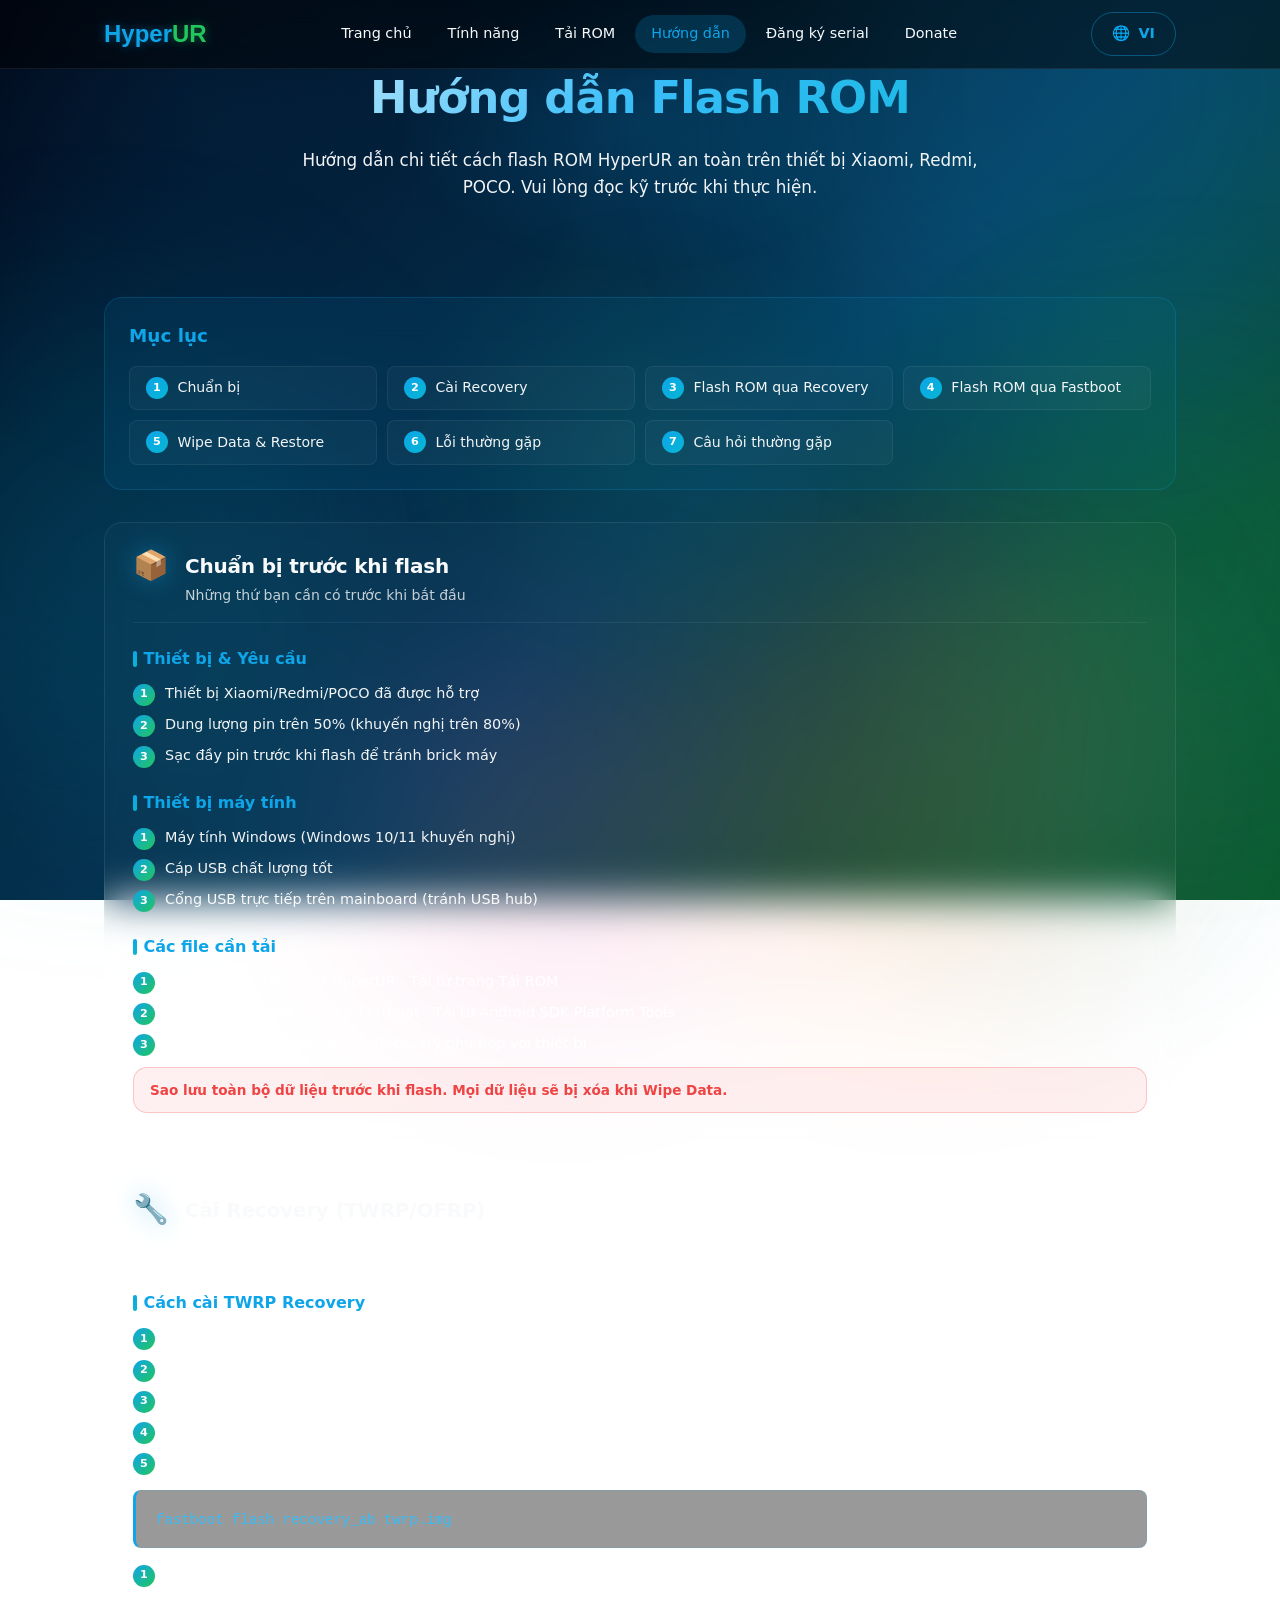
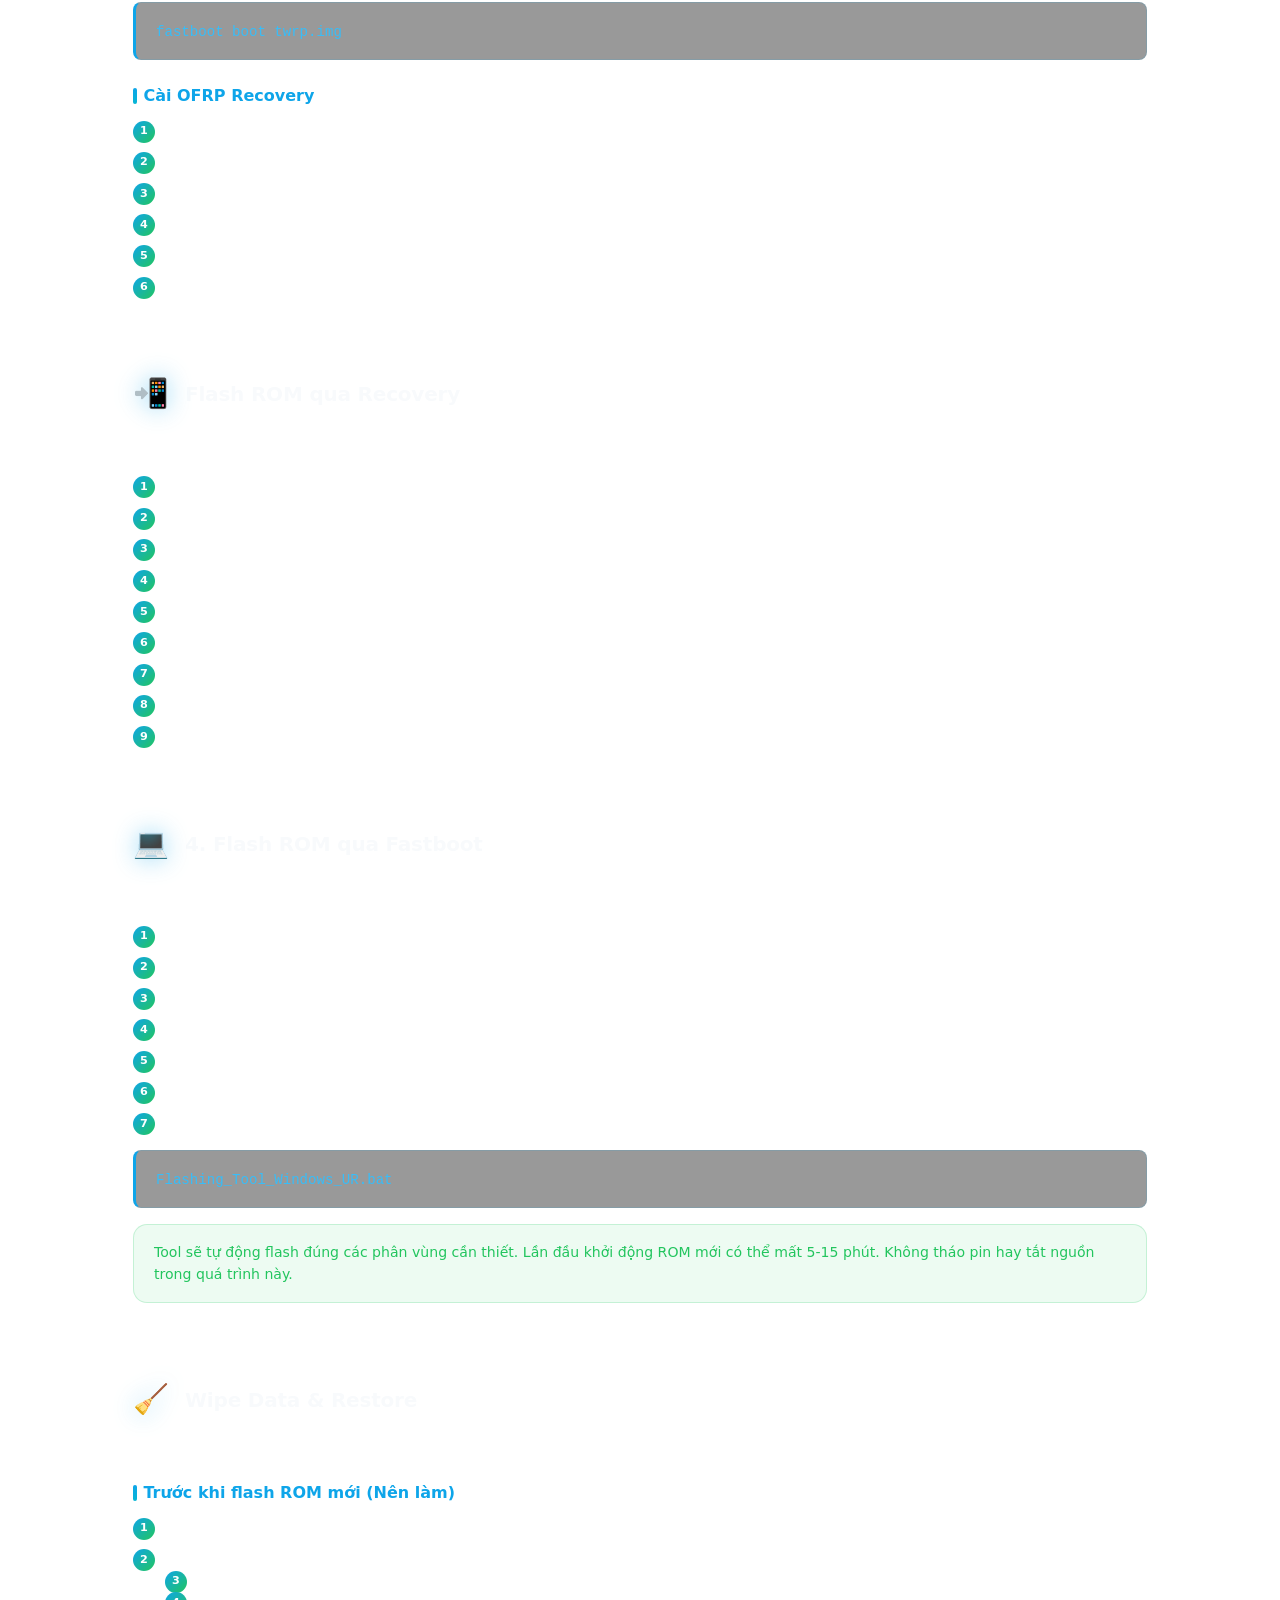
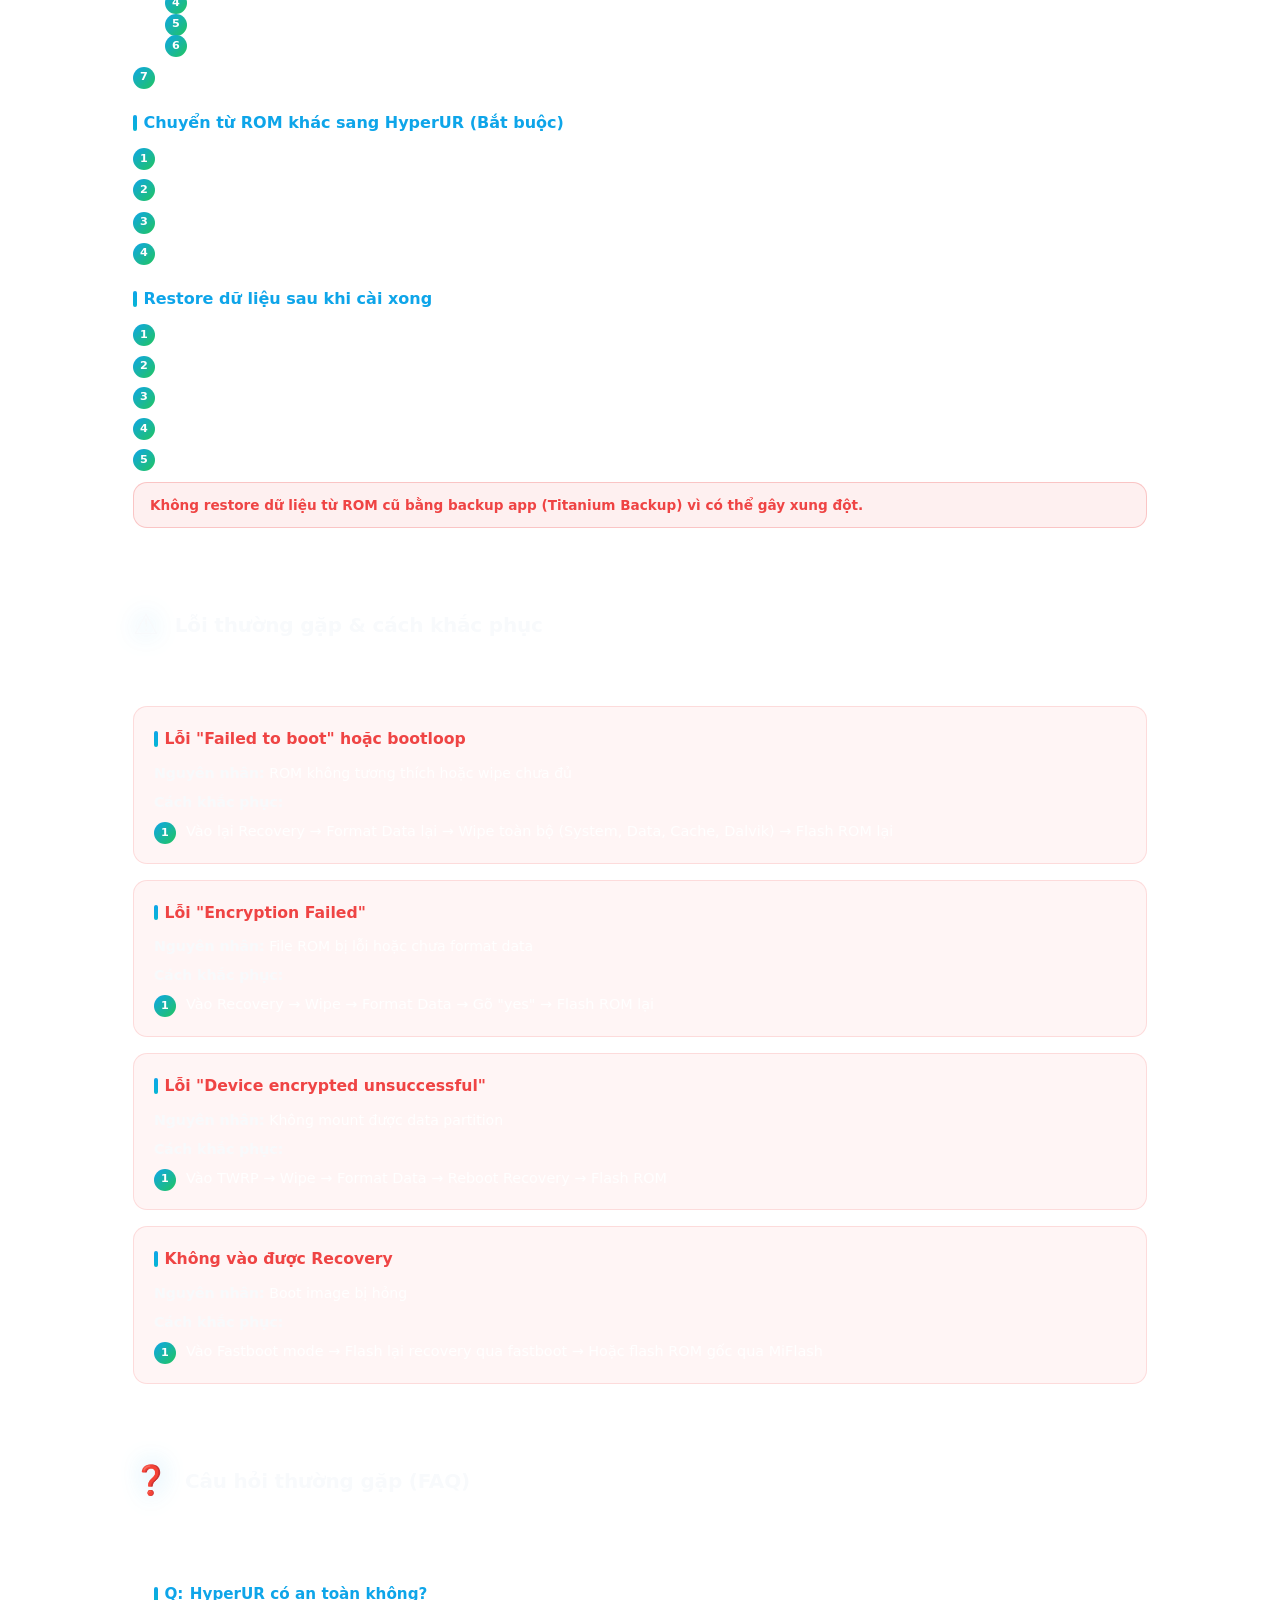
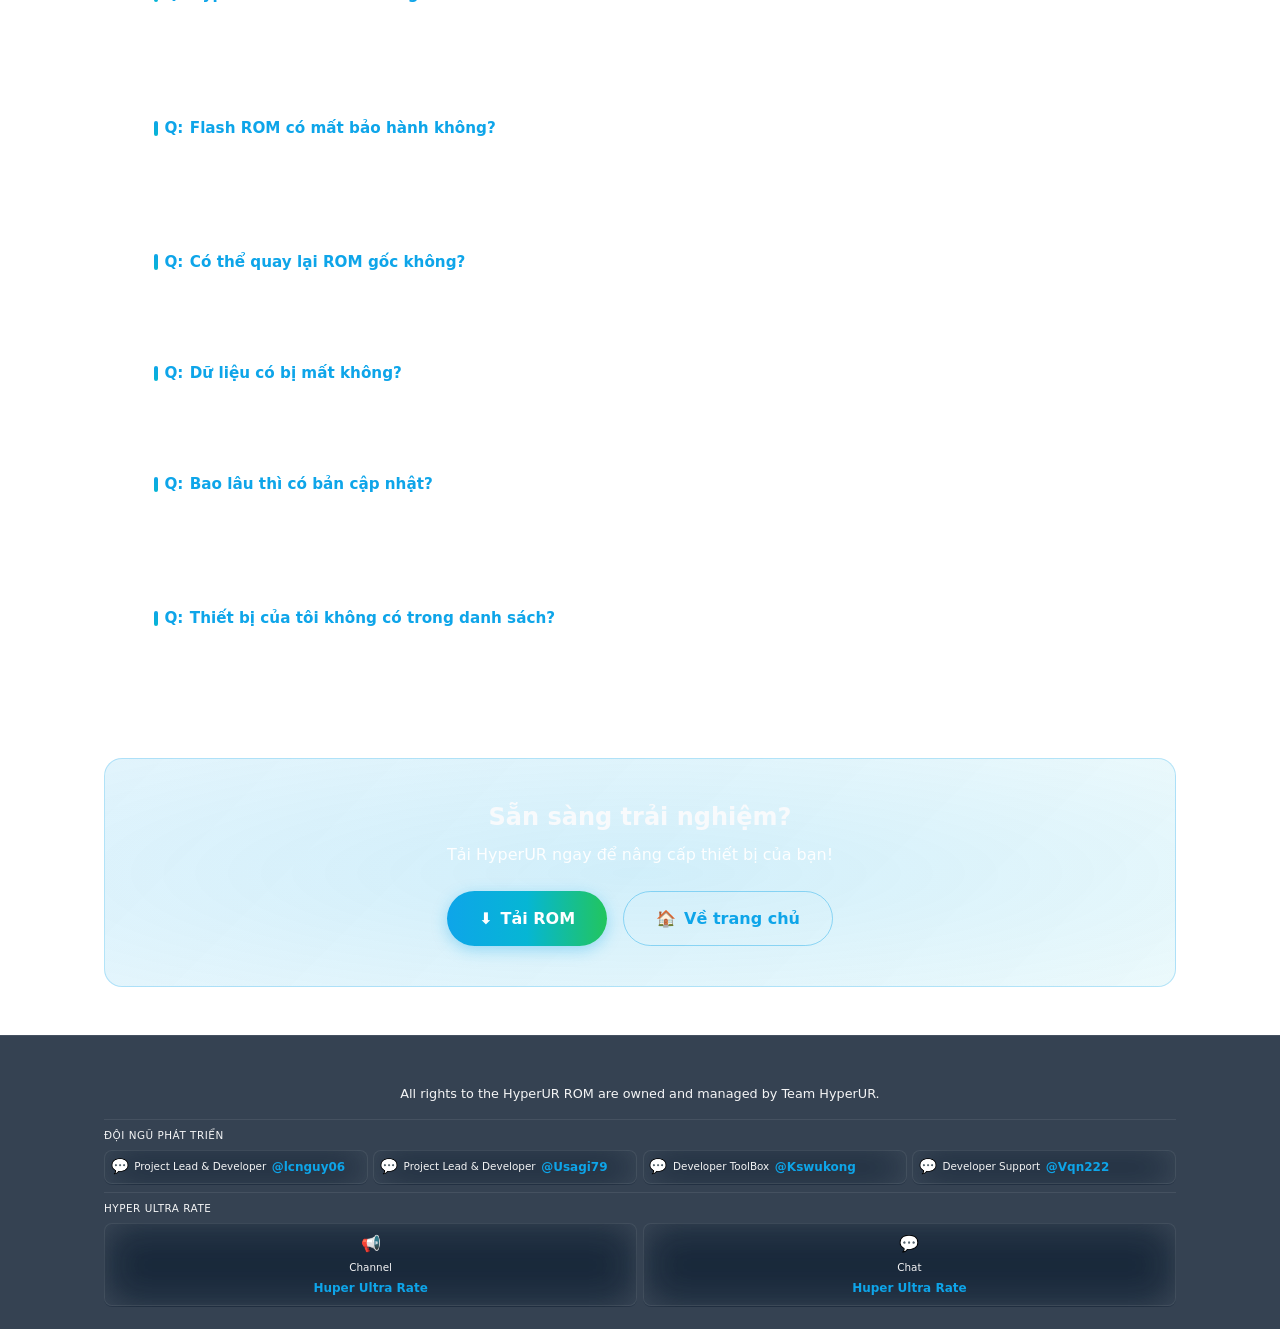
<file: guide.html>
<!DOCTYPE html>
<html lang="vi">
  <head>
    <meta charset="UTF-8" />
    <meta
      name="viewport"
      content="width=device-width, initial-scale=1.0"
    />
    <title>Hướng dẫn Flash ROM - HyperUR</title>
    <meta
      name="description"
      content="Hướng dẫn chi tiết cách flash ROM HyperUR an toàn trên thiết bị Xiaomi, Redmi, POCO."
    />
    <link
      rel="stylesheet"
      href="styles.css"
    />
  </head>
  <body>
    <!-- Blur Background -->
    <div class="blur-bg blur-bg-1"></div>
    <div class="blur-bg blur-bg-2"></div>
    <div class="blur-bg blur-bg-3"></div>
    <div class="blur-bg blur-bg-4"></div>
    <div class="blur-bg blur-bg-5"></div>

    <!-- Gradient Orbs -->
    <div class="gradient-orb gradient-orb-1"></div>
    <div class="gradient-orb gradient-orb-2"></div>
    <div class="gradient-orb gradient-orb-3"></div>

    <!-- Header / Navbar -->
    <header class="header">
      <div class="container header-inner">
        <a href="index.html" class="logo">
          <span class="logo-text"><span class="logo-hyper">Hyper</span><span class="logo-ur">UR</span></span>
        </a>

        <button class="hamburger-btn" id="hamburger-btn" aria-label="Menu">
          <span></span>
          <span></span>
          <span></span>
        </button>

        <nav class="nav">
          <a href="index.html" class="nav-link" data-i18n="nav.home">Trang chủ</a>
          <a href="features.html" class="nav-link" data-i18n="nav.features">Tính năng</a>
          <a href="downloads.html" class="nav-link" data-i18n="nav.download">Tải ROM</a>
          <a href="guide.html" class="nav-link active" data-i18n="nav.guide">Hướng dẫn</a>
          <a href="serial.html" class="nav-link" data-i18n="nav.serial">Đăng ký serial</a>
          <a href="donate.html" class="nav-link" data-i18n="nav.donate">Donate</a>
        </nav>

        <div class="nav-actions">
          <button class="btn btn-outline btn-lang" id="btn-lang-toggle" title="Switch Language">
            <span class="lang-icon">🌐</span>
            <span class="lang-text">VI</span>
          </button>
        </div>
      </div>

      <div class="mobile-menu" id="mobile-menu">
        <nav class="mobile-nav">
          <a href="index.html" class="mobile-nav-link" data-i18n="nav.home">Trang chủ</a>
          <a href="features.html" class="mobile-nav-link" data-i18n="nav.features">Tính năng</a>
          <a href="downloads.html" class="mobile-nav-link" data-i18n="nav.download">Tải ROM</a>
          <a href="guide.html" class="mobile-nav-link active" data-i18n="nav.guide">Hướng dẫn</a>
          <a href="serial.html" class="mobile-nav-link" data-i18n="nav.serial">Đăng ký serial</a>
          <a href="donate.html" class="mobile-nav-link" data-i18n="nav.donate">Donate</a>
          <div class="mobile-lang-toggle">
            <button class="btn btn-outline btn-lang" id="btn-lang-toggle-mobile" title="Switch Language">
              <span class="lang-icon">🌐</span>
              <span class="lang-text">VI</span>
            </button>
          </div>
        </nav>
      </div>
    </header>

    <main>
    <!-- Guide Hero -->
    <section class="guide-hero">
      <div class="container">
        <div class="guide-hero-content">
          <h1 data-i18n="guide.hero.title">Hướng dẫn Flash ROM</h1>
          <p data-i18n="guide.hero.subtitle">Hướng dẫn chi tiết cách flash ROM HyperUR an toàn trên thiết bị Xiaomi, Redmi, POCO. Vui lòng đọc kỹ trước khi thực hiện.</p>
        </div>
      </div>
    </section>

    <!-- Guide Content -->
    <section class="section">
      <div class="container">
        <!-- Table of Contents -->
        <div class="guide-toc card">
          <h2 data-i18n="guide.toc.title">📋 Mục lục</h2>
          <ol class="toc-list">
            <li><a href="#chuabien" data-i18n="guide.toc.1">Chuẩn bị</a></li>
            <li><a href="#cairecovery" data-i18n="guide.toc.2">Cài Recovery</a></li>
            <li><a href="#flashrom" data-i18n="guide.toc.3">Flash ROM qua Recovery</a></li>
            <li><a href="#flashrom-fastboot" data-i18n="guide.toc.4">Flash ROM qua Fastboot</a></li>
            <li><a href="#caidata" data-i18n="guide.toc.5">Wipe Data & Restore</a></li>
            <li><a href="#loinhan" data-i18n="guide.toc.6">Lỗi thường gặp</a></li>
            <li><a href="#cauhoithuong" data-i18n="guide.toc.7">Câu hỏi thường gặp</a></li>
          </ol>
        </div>

        <!-- Section 1: Chuẩn bị -->
        <div class="guide-section card" id="chuabien">
          <div class="guide-section-header">
            <span class="guide-section-icon">📦</span>
            <div>
              <h2 data-i18n="guide.section1.title">1. Chuẩn bị trước khi flash</h2>
              <p data-i18n="guide.section1.subtitle">Những thứ bạn cần có trước khi bắt đầu</p>
            </div>
          </div>

          <div class="guide-section-content">
            <h3 data-i18n="guide.section1.device.title">📱 Thiết bị & Yêu cầu</h3>
            <ul class="guide-list">
              <li data-i18n="guide.section1.device.item1">Thiết bị Xiaomi/Redmi/POCO đã được hỗ trợ</li>
              <li data-i18n="guide.section1.device.item2">Dung lượng pin trên 50% (khuyến nghị trên 80%)</li>
              <li data-i18n="guide.section1.device.item3">Sạc đầy pin trước khi flash để tránh brick máy</li>
            </ul>

            <h3 data-i18n="guide.section1.pc.title">💻 Thiết bị máy tính</h3>
            <ul class="guide-list">
              <li data-i18n="guide.section1.pc.item1">Máy tính Windows (Windows 10/11 khuyến nghị)</li>
              <li data-i18n="guide.section1.pc.item2">Cáp USB chất lượng tốt</li>
              <li data-i18n="guide.section1.pc.item3">Cổng USB trực tiếp trên mainboard (tránh USB hub)</li>
            </ul>

            <h3 data-i18n="guide.section1.download.title">📥 Các file cần tải</h3>
            <ul class="guide-list">
              <li><strong>ROM HyperUR</strong> - <span data-i18n="guide.section1.download.item1">Tải từ trang Tải ROM</span></li>
              <li><strong>ADB & Fastboot</strong> - <span data-i18n="guide.section1.download.item2">Tải từ Android SDK Platform Tools</span></li>
              <li><strong>TWRP/OFRP</strong> - <a href="https://sourceforge.net/projects/recovery-for-xiaomi-devices/files/" target="_blank" rel="noopener noreferrer"><span data-i18n="guide.section1.download.item3">Recovery phù hợp với thiết bị</span></a></li>
            </ul>

            <div class="guide-warning" data-i18n="guide.section1.warning">
              ⚠️ Sao lưu toàn bộ dữ liệu trước khi flash. Mọi dữ liệu sẽ bị xóa khi Wipe Data.
            </div>
          </div>
        </div>


        <!-- Section 2: Cài Recovery -->
        <div class="guide-section card" id="cairecovery">
          <div class="guide-section-header">
            <span class="guide-section-icon">🔧</span>
            <div>
              <h2 data-i18n="guide.section2.title">2. Cài Recovery (TWRP/OFRP)</h2>
              <p data-i18n="guide.section2.subtitle">Recovery là môi trường để flash ROM và thực hiện các thao tác nâng cao</p>
            </div>
          </div>

          <div class="guide-section-content">
            <h3 data-i18n="guide.section2.twrp.title">Cách cài TWRP Recovery</h3>
            <ol class="guide-list">
              <li data-i18n="guide.section2.twrp.item1">Tải file TWRP img phù hợp với thiết bị</li>
              <li data-i18n="guide.section2.twrp.item2">Đổi tên file thành twrp.img và lưu vào thư mục ADB</li>
              <li data-i18n="guide.section2.twrp.item3">Vào chế độ Fastboot (tắt máy → Power + Volume Down)</li>
              <li data-i18n="guide.section2.twrp.item4">Kết nối USB với máy tính</li>
              <li><span data-i18n="guide.section2.twrp.item5">Mở CMD/Terminal trong thư mục ADB, chạy lệnh:</span></li>
            </ol>
            <div class="guide-code">
              <code>fastboot flash recovery_ab twrp.img</code>
            </div>
            <ol class="guide-list" start="6">
              <li><span data-i18n="guide.section2.twrp.item6">Sau khi flash xong, khởi động vào TWRP:</span></li>
            </ol>
            <div class="guide-code">
              <code>fastboot boot twrp.img</code>
            </div>

            <h3 data-i18n="guide.section2.ofrp.title">Cài OFRP Recovery</h3>
            <ol class="guide-list">
              <li data-i18n="guide.section2.ofrp.item1">Tải OFRP từ trang chính thức phù hợp với thiết bị</li>
              <li data-i18n="guide.section2.ofrp.item2">Đặt file .zip vào bộ nhớ trong hoặc thẻ SD</li>
              <li data-i18n="guide.section2.ofrp.item3">Vào Recovery (TWRP) đã cài ở trên</li>
              <li><strong>Install</strong> → <span data-i18n="guide.section2.ofrp.item4">Chọn Install → Chọn file OFRP.zip</span></li>
              <li data-i18n="guide.section2.ofrp.item5">Vuốt để xác nhận cài đặt</li>
              <li data-i18n="guide.section2.ofrp.item6">Sau khi cài xong, khởi động lại vào OFRP</li>
            </ol>
          </div>
        </div>

        <!-- Section 3: Flash ROM via Recovery -->
        <div class="guide-section card" id="flashrom">
          <div class="guide-section-header">
            <span class="guide-section-icon">📲</span>
            <div>
              <h2 data-i18n="guide.section3.title">3. Flash ROM qua Recovery</h2>
              <p data-i18n="guide.section3.subtitle">Cách flash ROM HyperUR qua Recovery (TWRP/OFRP)</p>
            </div>
          </div>

          <div class="guide-section-content">
            <ol class="guide-list">
              <li data-i18n="guide.section3.item1">Tải file ROM HyperUR phù hợp với thiết bị</li>
              <li data-i18n="guide.section3.item2">Copy file ROM vào bộ nhớ trong hoặc thẻ SD</li>
              <li data-i18n="guide.section3.item3">Vào Recovery (TWRP/OFRP)</li>
              <li><strong>QUAN TRỌNG:</strong> <span data-i18n="guide.section3.item4">Thực hiện Wipe trước khi cài (xem mục 5)</span></li>
              <li><strong>Install</strong></li>
              <li data-i18n="guide.section3.item6">Chọn file ROM HyperUR đã copy</li>
              <li data-i18n="guide.section3.item7">Vuốt thanh trượt để flash</li>
              <li data-i18n="guide.section3.item8">Đợi quá trình hoàn tất (5-15 phút)</li>
              <li><strong>Reboot → System</strong></li>
            </ol>
          </div>
        </div>

        <!-- Section 5: Flash ROM via Fastboot -->
        <div class="guide-section card" id="flashrom-fastboot">
          <div class="guide-section-header">
            <span class="guide-section-icon">💻</span>
            <div>
              <h2>4. Flash ROM qua Fastboot</h2>
              <p>Cách flash ROM HyperUR qua Flashing Tool trên máy tính</p>
            </div>
          </div>

          <div class="guide-section-content">
            <ol class="guide-list">
              <li>Tải ROM HyperUR (định dạng .tgz hoặc .zip)</li>
              <li>Giải nén file ROM vào thư mục bất kỳ</li>
              <li>Mở thư mục ROM đã giải nén</li>
              <li>Double-click file <strong>Flashing_Tool_Windows_UR.bat</strong></li>
              <li>Công cụ sẽ tự động nhận diện thiết bị (nếu đã vào Fastboot mode)</li>
              <li>Nếu chưa vào Fastboot: tắt máy → Power + Volume Down</li>
              <li>Nhấn <strong>Flash</strong> và đợi hoàn tất (5-15 phút)</li>
            </ol>
            <div class="guide-code">
              <code>Flashing_Tool_Windows_UR.bat</code>
            </div>

            <div class="guide-info" data-i18n="guide.section4.tip">
              💡 Tool sẽ tự động flash đúng các phân vùng cần thiết. Lần đầu khởi động ROM mới có thể mất 5-15 phút. Không tháo pin hay tắt nguồn trong quá trình này.
            </div>
          </div>
        </div>

        <!-- Section 5: Wipe & Data -->
        <div class="guide-section card" id="caidata">
          <div class="guide-section-header">
            <span class="guide-section-icon">🧹</span>
            <div>
              <h2 data-i18n="guide.section5.title">5. Wipe Data & Restore</h2>
              <p data-i18n="guide.section5.subtitle">Hướng dẫn wipe đúng cách trước khi flash ROM mới</p>
            </div>
          </div>

          <div class="guide-section-content">
            <h3 data-i18n="guide.section5.before.title">Trước khi flash ROM mới (Nên làm)</h3>
            <ol class="guide-list">
              <li><strong>Wipe → Advanced Wipe</strong></li>
              <li><span data-i18n="guide.section5.before.item2">Chọn các phân vùng sau:</span>
                <ul>
                  <li data-i18n="guide.section5.partition.system">System</li>
                  <li data-i18n="guide.section5.partition.data">Data</li>
                  <li data-i18n="guide.section5.partition.cache">Cache</li>
                  <li data-i18n="guide.section5.partition.dalvik">Dalvik Cache</li>
                </ul>
              </li>
              <li data-i18n="guide.section5.before.item3">Vuốt để wipe</li>
            </ol>

            <h3 data-i18n="guide.section5.cross.title">Chuyển từ ROM khác sang HyperUR (Bắt buộc)</h3>
            <ol class="guide-list">
              <li><strong>Wipe → Format Data</strong></li>
              <li><code>yes</code></li>
              <li data-i18n="guide.section5.cross.item3">Đợi format hoàn tất</li>
              <li data-i18n="guide.section5.cross.item4">Quay lại và thực hiện Advanced Wipe như trên</li>
            </ol>

            <h3 data-i18n="guide.section5.restore.title">Restore dữ liệu sau khi cài xong</h3>
            <ol class="guide-list">
              <li data-i18n="guide.section5.restore.item1">Sau khi boot vào hệ thống lần đầu, không đăng nhập Google ngay</li>
              <li data-i18n="guide.section5.restore.item2">Kết nối với máy tính qua MTP</li>
              <li data-i18n="guide.section5.restore.item3">Copy lại dữ liệu cần thiết (ảnh, video, nhạc)</li>
              <li data-i18n="guide.section5.restore.item4">Cài đặt lại các ứng dụng từ Google Play</li>
              <li data-i18n="guide.section5.restore.item5">Restore dữ liệu từ Google Drive nếu đã backup</li>
            </ol>

            <div class="guide-warning" data-i18n="guide.section5.restore.warning">
              ⚠️ Không restore dữ liệu từ ROM cũ bằng backup app (Titanium Backup) vì có thể gây xung đột.
            </div>
          </div>
        </div>

        <!-- Section 6: Lỗi thường gặp -->
        <div class="guide-section card" id="loinhan">
          <div class="guide-section-header">
            <span class="guide-section-icon">⚠️</span>
            <div>
              <h2 data-i18n="guide.section6.title">6. Lỗi thường gặp & cách khắc phục</h2>
              <p data-i18n="guide.section6.subtitle">Giải đáp các lỗi phổ biến khi flash ROM</p>
            </div>
          </div>

          <div class="guide-section-content">
            <div class="guide-error-item">
              <h3 data-i18n="guide.section6.error1.title">❌ Lỗi "Failed to boot" hoặc bootloop</h3>
              <p><strong>Nguyên nhân:</strong> <span data-i18n="guide.section6.error1.cause">ROM không tương thích hoặc wipe chưa đủ</span></p>
              <p><strong>Cách khắc phục:</strong></p>
              <ul class="guide-list">
                <li data-i18n="guide.section6.error1.solution">Vào lại Recovery → Format Data lại → Wipe toàn bộ (System, Data, Cache, Dalvik) → Flash ROM lại</li>
              </ul>
            </div>

            <div class="guide-error-item">
              <h3 data-i18n="guide.section6.error2.title">❌ Lỗi "Encryption Failed"</h3>
              <p><strong>Nguyên nhân:</strong> <span data-i18n="guide.section6.error2.cause">File ROM bị lỗi hoặc chưa format data</span></p>
              <p><strong>Cách khắc phục:</strong></p>
              <ul class="guide-list">
                <li data-i18n="guide.section6.error2.solution">Vào Recovery → Wipe → Format Data → Gõ "yes" → Flash ROM lại</li>
              </ul>
            </div>

            <div class="guide-error-item">
              <h3 data-i18n="guide.section6.error3.title">❌ Lỗi "Device encrypted unsuccessful"</h3>
              <p><strong>Nguyên nhân:</strong> <span data-i18n="guide.section6.error3.cause">Không mount được data partition</span></p>
              <p><strong>Cách khắc phục:</strong></p>
              <ul class="guide-list">
                <li data-i18n="guide.section6.error3.solution">Vào TWRP → Wipe → Format Data → Reboot Recovery → Flash ROM</li>
              </ul>
            </div>

            <div class="guide-error-item">
              <h3 data-i18n="guide.section6.error4.title">❌ Không vào được Recovery</h3>
              <p><strong>Nguyên nhân:</strong> <span data-i18n="guide.section6.error4.cause">Boot image bị hỏng</span></p>
              <p><strong>Cách khắc phục:</strong></p>
              <ul class="guide-list">
                <li data-i18n="guide.section6.error4.solution">Vào Fastboot mode → Flash lại recovery qua fastboot → Hoặc flash ROM gốc qua MiFlash</li>
              </ul>
            </div>

          </div>
        </div>

        <!-- Section 7: FAQ -->
        <div class="guide-section card" id="cauhoithuong">
          <div class="guide-section-header">
            <span class="guide-section-icon">❓</span>
            <div>
              <h2 data-i18n="guide.section7.title">7. Câu hỏi thường gặp (FAQ)</h2>
              <p data-i18n="guide.section7.subtitle">Giải đáp các thắc mắc phổ biến về HyperUR</p>
            </div>
          </div>

          <div class="guide-section-content">
            <div class="guide-faq-item">
              <h3>Q: <span data-i18n="guide.section7.q1">HyperUR có an toàn không?</span></h3>
              <p><strong>A:</strong> <span data-i18n="guide.section7.q1.answer">HyperUR được phát triển dựa trên ROM gốc của Xiaomi với các tinh chỉnh tối ưu. ROM được test kỹ trước khi phát hành. Tuy nhiên, bạn nên backup dữ liệu trước khi flash.</span></p>
            </div>

            <div class="guide-faq-item">
              <h3>Q: <span data-i18n="guide.section7.q2">Flash ROM có mất bảo hành không?</span></h3>
              <p><strong>A:</strong> <span data-i18n="guide.section7.q2.answer">Mở khóa Bootloader sẽ khiến thiết bị không còn được bảo hành chính hãng. Tuy nhiên, bạn có thể khóa lại Bootloader và ROM gốc để restore bảo hành.</span></p>
            </div>

            <div class="guide-faq-item">
              <h3>Q: <span data-i18n="guide.section7.q3">Có thể quay lại ROM gốc không?</span></h3>
              <p><strong>A:</strong> <span data-i18n="guide.section7.q3.answer">Có. Bạn có thể flash ROM gốc qua MiFlash hoặc khóa lại Bootloader sau khi flash ROM gốc.</span></p>
            </div>

            <div class="guide-faq-item">
              <h3>Q: <span data-i18n="guide.section7.q4">Dữ liệu có bị mất không?</span></h3>
              <p><strong>A:</strong> <span data-i18n="guide.section7.q4.answer">Có, toàn bộ dữ liệu sẽ bị xóa khi flash ROM mới. Hãy backup dữ liệu quan trọng trước khi thực hiện.</span></p>
            </div>

            <div class="guide-faq-item">
              <h3>Q: <span data-i18n="guide.section7.q5">Bao lâu thì có bản cập nhật?</span></h3>
              <p><strong>A:</strong> <span data-i18n="guide.section7.q5.answer">HyperUR cập nhật theo chu kỳ của Xiaomi. Thường có bản cập nhật security patch hàng tháng và major update khi Xiaomi phát hành ROM mới.</span></p>
            </div>

            <div class="guide-faq-item">
              <h3>Q: <span data-i18n="guide.section7.q6">Thiết bị của tôi không có trong danh sách?</span></h3>
              <p><strong>A:</strong> <span data-i18n="guide.section7.q6.answer">Hiện tại HyperUR chỉ hỗ trợ một số dòng thiết bị nhất định. Theo dõi trang Tải ROM để cập nhật danh sách thiết bị mới được hỗ trợ.</span></p>
            </div>
          </div>
        </div>

        <!-- CTA -->
        <div class="guide-cta">
          <h3 data-i18n="guide.cta.title">🚀 Sẵn sàng trải nghiệm?</h3>
          <p data-i18n="guide.cta.desc">Tải HyperUR ngay để nâng cấp thiết bị của bạn!</p>
          <div class="guide-cta-buttons">
            <a href="downloads.html" class="btn btn-primary btn-lg">
              <span>⬇️</span> <span data-i18n="guide.cta.btn.download">Tải ROM</span>
            </a>
            <a href="index.html" class="btn btn-outline btn-lg">
              <span>🏠</span> <span data-i18n="guide.cta.btn.home">Về trang chủ</span>
            </a>
          </div>
        </div>
      </div>
    </section>

    <!-- Footer -->
    </main>
    <footer class="footer">
      <div class="container">
        <div class="footer-top">
          <p class="footer-copyright">All rights to the HyperUR ROM are owned and managed by Team HyperUR.</p>
        </div>
        <div class="footer-divider"></div>
        <p class="footer-team-heading">Đội ngũ phát triển</p>
        <div class="footer-team-grid">
          <a href="https://t.me/lcnguy06" target="_blank" rel="noopener noreferrer" class="footer-team-card">
            <span class="footer-team-icon">💬</span>
            <span class="footer-team-role">Project Lead &amp; Developer</span>
            <span class="footer-team-name">@lcnguy06</span>
          </a>
          <a href="https://t.me/Usagi79" target="_blank" rel="noopener noreferrer" class="footer-team-card">
            <span class="footer-team-icon">💬</span>
            <span class="footer-team-role">Project Lead &amp; Developer</span>
            <span class="footer-team-name">@Usagi79</span>
          </a>
          <a href="https://t.me/Kswukong" target="_blank" rel="noopener noreferrer" class="footer-team-card">
            <span class="footer-team-icon">💬</span>
            <span class="footer-team-role">Developer ToolBox</span>
            <span class="footer-team-name">@Kswukong</span>
          </a>
          <a href="https://t.me/Vqn222" target="_blank" rel="noopener noreferrer" class="footer-team-card">
            <span class="footer-team-icon">💬</span>
            <span class="footer-team-role">Developer Support</span>
            <span class="footer-team-name">@Vqn222</span>
          </a>
        </div>
        <div class="footer-divider"></div>
        <div class="footer-hur-section">
          <p class="footer-hur-heading">Hyper Ultra Rate</p>
          <div class="footer-hur-grid">
            <a href="https://t.me/hypermodupdate" target="_blank" rel="noopener noreferrer" class="footer-hur-card">
              <span class="footer-hur-icon">📢</span>
              <span class="footer-hur-label">Channel</span>
              <span class="footer-hur-name">Huper Ultra Rate</span>
            </a>
            <a href="https://t.me/HuperUltraRateChat" target="_blank" rel="noopener noreferrer" class="footer-hur-card">
              <span class="footer-hur-icon">💬</span>
              <span class="footer-hur-label">Chat</span>
              <span class="footer-hur-name">Huper Ultra Rate</span>
            </a>
          </div>
        </div>
      </div>
    </footer>

    <script src="i18n.js"></script>
    <script src="script.js"></script>
  </body>
</html>
</file>
<file: styles.css>
/* ========================================
   HyperUR - CSS (Dark Mode Only)
   ======================================== */

/* ---------- Variables ---------- */
:root {
  --bg: #020617;
  --bg-alt: #031327;
  --bg-soft: rgba(255, 255, 255, 0.05);
  --text: #f8fafc;
  --text-soft: rgba(255, 255, 255, 0.95);
  --primary: #0ea5e9;
  --primary-soft: rgba(14, 165, 233, 0.15);
  --primary-strong: #06b6d4;
  --border: rgba(255, 255, 255, 0.08);
  --shadow: 0 18px 45px rgba(0, 0, 0, 0.5);

  --accent-blue: #0ea5e9;
  --accent-cyan: #06b6d4;
  --accent-green: #22c55e;
  --accent-lime: #84cc16;
  --accent-red: #ef4444;
  --accent-yellow: #eab308;
  --accent-pink: #ec4899;
  --accent-orange: #f97316;

  --radius-sm: 8px;
  --radius-md: 14px;
  --radius-lg: 18px;
  --radius-full: 999px;

  --t-fast: 0.18s ease-out;
  --t-normal: 0.3s ease;
  --t-slow: 0.4s cubic-bezier(0.4, 0, 0.2, 1);

  --container: 1120px;
  --header-h: 68px;
}

/* ---------- Reset & Base ---------- */
*, *::before, *::after {
  box-sizing: border-box;
  margin: 0;
  padding: 0;
}

html {
  scroll-behavior: smooth;
  -webkit-font-smoothing: antialiased;
  -moz-osx-font-smoothing: grayscale;
}

body {
  min-height: 100vh;
  font-family: system-ui, -apple-system, BlinkMacSystemFont, 'Segoe UI', sans-serif;
  background: linear-gradient(
    135deg,
    #020617 0%,
    #031B34 25%,
    #063B5B 55%,
    #0A4D3A 80%,
    #0D5C2F 100%
  );
  background-attachment: fixed;
  color: var(--text);
  line-height: 1.5;
  display: flex;
  flex-direction: column;
}

main { flex: 1; }

a {
  color: inherit;
  text-decoration: none;
}

img { display: block; max-width: 100%; }

ul, ol { list-style: none; }

button {
  font: inherit;
  cursor: pointer;
  border: none;
  background: none;
}

/* ---------- Layout ---------- */
.container {
  max-width: var(--container);
  margin: 0 auto;
  padding: 0 1.5rem;
}

.section {
  padding: 3rem 0;
}

.section-alt {
  background: rgba(255, 255, 255, 0.02);
  border-top: 1px solid rgba(255, 255, 255, 0.05);
  border-bottom: 1px solid rgba(255, 255, 255, 0.05);
}

.section-header {
  text-align: center;
  max-width: 40rem;
  margin: 0 auto 2rem;
}

.section-header h2 {
  font-size: 1.6rem;
  margin-bottom: 0.5rem;
}

.section-header p {
  color: var(--text-soft);
}

/* ---------- Header ---------- */
.header {
  position: fixed;
  top: 0;
  left: 0;
  right: 0;
  z-index: 1000;
  background: rgba(0, 0, 0, 0.5);
  backdrop-filter: blur(12px);
  border-bottom: 1px solid rgba(255, 255, 255, 0.08);
}

.header-inner {
  display: flex;
  align-items: center;
  justify-content: space-between;
  height: var(--header-h);
  gap: 2rem;
}

.logo {
  font-family: 'Orbitron', sans-serif;
  font-size: 1.5rem;
  font-weight: 900;
  color: #0ea5e9;
  text-shadow: 0 0 10px rgba(14, 165, 233, 0.45);
  background: none;
}

.logo-hyper {
  color: #0ea5e9;
  text-shadow: 0 0 10px rgba(14, 165, 233, 0.45);
}

.logo-ur {
  color: #22c55e;
  text-shadow: 0 0 10px rgba(34, 197, 94, 0.45);
}

.nav {
  display: flex;
  align-items: center;
  gap: 0.25rem;
}

.nav-link {
  padding: 0.5rem 1rem;
  border-radius: var(--radius-full);
  font-size: 0.9rem;
  font-weight: 500;
  transition: all var(--t-fast);
}

.nav-link:hover {
  background: rgba(255, 255, 255, 0.06);
}

.nav-link.active {
  background: rgba(14, 165, 233, 0.2);
  color: var(--primary);
}

.nav-actions {
  display: flex;
  align-items: center;
  gap: 0.5rem;
}

.hamburger-btn {
  display: none;
  flex-direction: column;
  justify-content: center;
  align-items: center;
  gap: 5px;
  width: 40px;
  height: 40px;
  border-radius: var(--radius-sm);
  cursor: pointer;
}

.hamburger-btn span {
  display: block;
  width: 22px;
  height: 2px;
  background: var(--text);
  border-radius: 2px;
  transition: all var(--t-fast);
}

.hamburger-btn.active span:nth-child(1) {
  transform: translateY(7px) rotate(45deg);
}

.hamburger-btn.active span:nth-child(2) {
  opacity: 0;
}

.hamburger-btn.active span:nth-child(3) {
  transform: translateY(-7px) rotate(-45deg);
}

/* ---------- Mobile Menu ---------- */
.mobile-menu {
  display: none;
  position: fixed;
  top: var(--header-h);
  left: 0;
  right: 0;
  bottom: 0;
  background: var(--bg);
  padding: 1.5rem;
  z-index: 1001;
  overflow-y: auto;
  min-height: calc(100vh - var(--header-h));
}

.mobile-menu.active {
  display: flex;
  flex-direction: column;
}

.mobile-nav {
  display: flex;
  flex-direction: column;
  gap: 0.5rem;
  width: 100%;
  padding-bottom: 1rem;
}

.mobile-nav-link {
  display: flex;
  align-items: center;
  padding: 1rem 1.25rem;
  border-radius: var(--radius-md);
  font-size: 1.1rem;
  font-weight: 500;
  transition: all var(--t-fast);
  background: rgba(255, 255, 255, 0.03);
  border: 1px solid rgba(255, 255, 255, 0.06);
  color: #f8fafc;
}

.mobile-nav-link:hover {
  background: rgba(14, 165, 233, 0.15);
  border-color: rgba(14, 165, 233, 0.3);
}

.mobile-nav-link.active {
  background: rgba(14, 165, 233, 0.2);
  border-color: var(--primary);
  color: var(--primary);
}

.mobile-lang-toggle {
  padding: 1.25rem 1.25rem 0;
  display: flex;
  justify-content: center;
}

.mobile-lang-toggle .btn-lang {
  padding: 0.75rem 2rem;
  font-size: 1rem;
  font-weight: 600;
}

.mobile-nav-actions {
  display: flex;
  align-items: center;
  gap: 0.75rem;
  margin-top: 0.75rem;
  padding-top: 0.75rem;
  border-top: 1px solid rgba(255, 255, 255, 0.08);
}

/* ---------- Buttons ---------- */
.btn {
  display: inline-flex;
  align-items: center;
  justify-content: center;
  gap: 0.5rem;
  padding: 0.625rem 1.25rem;
  border-radius: var(--radius-full);
  font-size: 0.9rem;
  font-weight: 600;
  transition: all var(--t-fast);
  cursor: pointer;
  white-space: nowrap;
}

.btn-primary {
  background: linear-gradient(
    90deg,
    #0ea5e9,
    #06b6d4,
    #22c55e
  );
  color: #fff;
  box-shadow: 0 4px 15px rgba(14, 165, 233, 0.35);
}

.btn-primary:hover {
  background: linear-gradient(
    90deg,
    #38bdf8,
    #22d3ee,
    #4ade80
  );
  box-shadow: 0 6px 20px rgba(14, 165, 233, 0.5);
  transform: translateY(-1px);
}

.btn-outline {
  border: 1.5px solid rgba(14, 165, 233, 0.4);
  color: var(--primary);
  background: transparent;
}

.btn-outline:hover {
  border-color: var(--primary);
  color: #fff;
  background: rgba(14, 165, 233, 0.15);
}

.btn-lg {
  padding: 0.75rem 1.5rem;
  font-size: 1rem;
}

/* ---------- Cards ---------- */
.card {
  background: rgba(255, 255, 255, 0.05);
  backdrop-filter: blur(20px);
  border: 1px solid rgba(255, 255, 255, 0.08);
  border-radius: var(--radius-lg);
  padding: 1.5rem;
  transition: all var(--t-normal);
}

.card:hover {
  border-color: rgba(14, 165, 233, 0.5);
  box-shadow: 0 0 20px rgba(14, 165, 233, 0.2);
}

/* ---------- Hero ---------- */
.hero {
  min-height: auto;
  display: flex;
  align-items: center;
  padding: calc(var(--header-h) + 2rem) 0 2rem;
}

.hero-inner {
  display: flex;
  flex-direction: column;
  align-items: center;
  text-align: center;
  gap: 1.5rem;
}

.hero-text {
  display: flex;
  flex-direction: column;
  align-items: center;
  gap: 1.25rem;
}

.hero-text h1 {
  font-family: 'Orbitron', sans-serif;
  font-size: clamp(3rem, 10vw, 5.5rem);
  font-weight: 900;
  line-height: 1.1;
  position: relative;
  text-shadow: 0 0 60px rgba(14, 165, 233, 0.3);
}

.hero-text h1 .hyper {
  background: linear-gradient(135deg, #0ea5e9, #06b6d4);
  -webkit-background-clip: text;
  -webkit-text-fill-color: transparent;
  background-clip: text;
}

.hero-text h1 .mods {
  background: linear-gradient(135deg, #22c55e, #84cc16);
  -webkit-background-clip: text;
  -webkit-text-fill-color: transparent;
  background-clip: text;
}

.hero-subtitle {
  max-width: 550px;
  font-size: 1.05rem;
  color: var(--text-soft);
  line-height: 1.8;
  background: rgba(255, 255, 255, 0.05);
  backdrop-filter: blur(20px);
  border: 1px solid rgba(255, 255, 255, 0.08);
  border-radius: var(--radius-lg);
  padding: 1.25rem 1.75rem;
}

.hero-actions {
  display: flex;
  gap: 1rem;
  flex-wrap: wrap;
  justify-content: center;
}

.hero-list {
  display: flex;
  flex-wrap: wrap;
  gap: 0.75rem;
  justify-content: center;
  margin-top: 0.5rem;
}

.hero-list li {
  display: flex;
  align-items: center;
  gap: 0.5rem;
  font-size: 0.9rem;
  color: var(--text);
  background: rgba(255, 255, 255, 0.05);
  backdrop-filter: blur(10px);
  border: 1px solid rgba(255, 255, 255, 0.08);
  border-radius: var(--radius-full);
  padding: 0.5rem 1rem;
  transition: all var(--t-fast);
}

.hero-list li:hover {
  border-color: rgba(14, 165, 233, 0.4);
  background: rgba(14, 165, 233, 0.1);
}

.hero-list li .icon {
  font-size: 1rem;
}

/* ---------- Features ---------- */
.features-grid {
  display: grid;
  grid-template-columns: repeat(auto-fit, minmax(280px, 1fr));
  gap: 1.5rem;
  margin-top: 2rem;
}

.feature-card {
  background: rgba(255, 255, 255, 0.05);
  backdrop-filter: blur(20px);
  border: 1px solid rgba(255, 255, 255, 0.08);
  border-radius: var(--radius-lg);
  padding: 1.5rem;
  transition: all var(--t-normal);
}

.feature-card:hover {
  border-color: rgba(14, 165, 233, 0.5);
  box-shadow: 0 0 20px rgba(14, 165, 233, 0.2);
}

.feature-icon {
  width: 48px;
  height: 48px;
  display: flex;
  align-items: center;
  justify-content: center;
  font-size: 1.5rem;
  background: var(--primary-soft);
  border-radius: var(--radius-md);
  margin-bottom: 1rem;
}

.feature-card h3 {
  font-size: 1.1rem;
  margin-bottom: 0.5rem;
}

.feature-card p {
  font-size: 0.9rem;
  color: var(--text-soft);
  line-height: 1.6;
}

/* ---------- Features Page ---------- */
.features-hero {
  padding: calc(var(--header-h) + 3rem) 0 2rem;
  text-align: center;
}

.features-hero-content {
  display: flex;
  flex-direction: column;
  align-items: center;
  gap: 1.25rem;
  max-width: 720px;
  margin: 0 auto;
}

.features-hero-icon {
  font-size: 3.5rem;
  filter: drop-shadow(0 0 18px rgba(14, 165, 233, 0.5));
  animation: floatIcon 3s ease-in-out infinite;
}

@keyframes floatIcon {
  0%, 100% { transform: translateY(0); }
  50% { transform: translateY(-8px); }
}

.features-hero h1 {
  font-family: 'Orbitron', sans-serif;
  font-size: clamp(2rem, 6vw, 3rem);
  font-weight: 800;
  background: linear-gradient(135deg, #0ea5e9, #06b6d4, #22c55e);
  -webkit-background-clip: text;
  -webkit-text-fill-color: transparent;
  background-clip: text;
  line-height: 1.2;
}

.features-hero-subtitle {
  font-size: 1.05rem;
  color: var(--text-soft);
  line-height: 1.8;
  max-width: 600px;
}

/* ---------- Feature Category ---------- */
.feature-category {
  margin-bottom: 3rem;
}

.feature-category:last-of-type {
  margin-bottom: 0;
}

.feature-category-header {
  display: flex;
  align-items: center;
  gap: 1rem;
  margin-bottom: 1.5rem;
  padding-bottom: 1rem;
  border-bottom: 1px solid rgba(255, 255, 255, 0.06);
}

.feature-category-icon {
  font-size: 2rem;
  width: 56px;
  height: 56px;
  display: flex;
  align-items: center;
  justify-content: center;
  background: var(--primary-soft);
  border: 1px solid rgba(14, 165, 233, 0.25);
  border-radius: var(--radius-md);
  flex-shrink: 0;
}

.feature-category-header h2 {
  font-size: 1.4rem;
  margin-bottom: 0.25rem;
}

.feature-category-header p {
  color: var(--text-soft);
  font-size: 0.9rem;
}

/* ---------- Feature Items Grid ---------- */
.feature-items-grid {
  display: grid;
  grid-template-columns: repeat(auto-fill, minmax(280px, 1fr));
  gap: 0.875rem;
}

.feature-item {
  display: flex;
  align-items: center;
  gap: 0.75rem;
  padding: 0.875rem 1rem;
  background: rgba(255, 255, 255, 0.04);
  border: 1px solid rgba(255, 255, 255, 0.06);
  border-radius: var(--radius-md);
  transition: all var(--t-fast);
  animation: fadeInUp 0.5s ease both;
}

.feature-item:hover {
  background: rgba(14, 165, 233, 0.08);
  border-color: rgba(14, 165, 233, 0.3);
  transform: translateX(4px);
}

.feature-item-check {
  display: inline-flex;
  align-items: center;
  justify-content: center;
  width: 22px;
  height: 22px;
  border-radius: 50%;
  background: linear-gradient(135deg, #0ea5e9, #22c55e);
  color: #fff;
  font-size: 0.75rem;
  font-weight: 700;
  flex-shrink: 0;
}

.feature-item-text {
  font-size: 0.92rem;
  color: var(--text);
  line-height: 1.4;
}

/* ---------- Modded Apps Grid ---------- */
.modded-apps-grid {
  display: grid;
  grid-template-columns: repeat(auto-fill, minmax(160px, 1fr));
  gap: 1rem;
}

.modded-app-item {
  display: flex;
  flex-direction: column;
  align-items: center;
  gap: 0.5rem;
  padding: 1.25rem 1rem;
  background: rgba(255, 255, 255, 0.04);
  border: 1px solid rgba(255, 255, 255, 0.06);
  border-radius: var(--radius-md);
  text-align: center;
  transition: all var(--t-fast);
  animation: fadeInUp 0.5s ease both;
}

.modded-app-item:hover {
  background: rgba(14, 165, 233, 0.08);
  border-color: rgba(14, 165, 233, 0.3);
  transform: translateY(-4px);
}

.modded-app-icon {
  font-size: 2rem;
  filter: drop-shadow(0 0 8px rgba(14, 165, 233, 0.3));
}

.modded-app-name {
  font-size: 0.85rem;
  font-weight: 500;
  color: var(--text);
  line-height: 1.3;
}

/* ---------- Feature Highlights ---------- */
.features-highlights {
  display: grid;
  grid-template-columns: repeat(auto-fit, minmax(240px, 1fr));
  gap: 1.25rem;
  margin: 3rem 0;
}

.highlight-card {
  display: flex;
  flex-direction: column;
  align-items: flex-start;
  gap: 0.75rem;
  padding: 1.5rem;
  background: rgba(255, 255, 255, 0.04);
  border: 1px solid rgba(255, 255, 255, 0.08);
  border-radius: var(--radius-lg);
  transition: all var(--t-normal);
  position: relative;
  overflow: hidden;
}

.highlight-card::before {
  content: "";
  position: absolute;
  inset: 0;
  background: linear-gradient(135deg, rgba(14, 165, 233, 0.1), transparent 60%);
  opacity: 0;
  transition: opacity var(--t-normal);
}

.highlight-card:hover {
  border-color: rgba(14, 165, 233, 0.4);
  transform: translateY(-4px);
  box-shadow: 0 12px 30px rgba(14, 165, 233, 0.15);
}

.highlight-card:hover::before {
  opacity: 1;
}

.highlight-card > * {
  position: relative;
  z-index: 1;
}

.highlight-icon {
  width: 52px;
  height: 52px;
  display: flex;
  align-items: center;
  justify-content: center;
  font-size: 1.75rem;
  background: linear-gradient(135deg, rgba(14, 165, 233, 0.2), rgba(34, 197, 94, 0.2));
  border-radius: var(--radius-md);
  margin-bottom: 0.25rem;
}

.highlight-card h3 {
  font-size: 1.1rem;
  font-weight: 700;
}

.highlight-card p {
  font-size: 0.9rem;
  color: var(--text-soft);
  line-height: 1.6;
}

/* ---------- Features CTA ---------- */
.features-cta {
  display: flex;
  flex-direction: column;
  align-items: center;
  gap: 1rem;
  text-align: center;
  padding: 3rem 2rem;
  margin-top: 3rem;
  background: linear-gradient(
    135deg,
    rgba(14, 165, 233, 0.1),
    rgba(34, 197, 94, 0.08)
  );
  border: 1px solid rgba(14, 165, 233, 0.25);
  border-radius: var(--radius-lg);
}

.features-cta h3 {
  font-size: 1.6rem;
  font-weight: 700;
}

.features-cta p {
  color: var(--text-soft);
  font-size: 1rem;
  max-width: 480px;
}

.features-cta .btn {
  margin-top: 0.5rem;
}

/* ---------- Features Page Animations ---------- */
@keyframes fadeInUp {
  from {
    opacity: 0;
    transform: translateY(10px);
  }
  to {
    opacity: 1;
    transform: translateY(0);
  }
}

/* ---------- Features Page Responsive ---------- */
@media (max-width: 768px) {
  .features-hero {
    padding: calc(var(--header-h) + 2rem) 0 1.5rem;
  }

  .features-hero-icon {
    font-size: 3rem;
  }

  .features-hero-subtitle {
    font-size: 0.95rem;
  }

  .feature-category-header {
    gap: 0.75rem;
  }

  .feature-category-icon {
    width: 48px;
    height: 48px;
    font-size: 1.6rem;
  }

  .feature-category-header h2 {
    font-size: 1.2rem;
  }

  .features-highlights {
    grid-template-columns: 1fr;
    margin: 2rem 0;
  }

  .features-cta {
    padding: 2rem 1.5rem;
  }

  .features-cta h3 {
    font-size: 1.3rem;
  }
}

@media (max-width: 480px) {
  .feature-items-grid {
    grid-template-columns: 1fr;
  }

  .modded-apps-grid {
    grid-template-columns: repeat(2, 1fr);
  }

  .modded-app-item {
    padding: 1rem 0.75rem;
  }

  .modded-app-icon {
    font-size: 1.6rem;
  }
}

/* ---------- Downloads ---------- */
.downloads-hero {
  padding: calc(var(--header-h) + 3rem) 0 2rem;
  text-align: center;
}

.downloads-hero h1 {
  font-size: 2.5rem;
  margin-bottom: 1rem;
}

.downloads-hero p {
  max-width: 600px;
  margin: 0 auto;
  color: var(--text-soft);
}

.search-filter-bar {
  display: flex;
  align-items: center;
  gap: 1rem;
  margin-bottom: 2rem;
}

.search-box {
  flex: 1;
  position: relative;
}

.search-icon {
  position: absolute;
  left: 1rem;
  top: 50%;
  transform: translateY(-50%);
  opacity: 0.5;
}

.search-input {
  width: 100%;
  padding: 0.75rem 1rem 0.75rem 2.75rem;
  background: var(--bg-soft);
  border: 1px solid var(--border);
  border-radius: var(--radius-full);
  color: var(--text);
  font-size: 0.95rem;
}

.search-input::placeholder {
  color: var(--text-soft);
}

.search-input:focus {
  outline: none;
  border-color: var(--primary);
}

/* ---------- Category Tabs ---------- */
.category-tabs {
  display: flex;
  flex-wrap: wrap;
  gap: 0.5rem;
  margin-bottom: 2rem;
}

.category-tab {
  padding: 0.5rem 1rem;
  border-radius: var(--radius-full);
  font-size: 0.85rem;
  font-weight: 500;
  background: var(--bg-soft);
  border: 1px solid var(--border);
  color: var(--text-soft);
  transition: all var(--t-fast);
}

.category-tab:hover {
  border-color: var(--primary);
  color: var(--text);
}

.category-tab.active {
  background: var(--primary);
  border-color: var(--primary);
  color: #fff;
}

/* ---------- Device Cards ---------- */
.device-slider {
  display: flex;
  gap: 1.5rem;
  overflow-x: auto;
  scroll-snap-type: x mandatory;
  scroll-behavior: smooth;
  padding-bottom: 1rem;
  -webkit-overflow-scrolling: touch;
}

.device-slider::-webkit-scrollbar {
  height: 6px;
}

.device-slider::-webkit-scrollbar-track {
  background: var(--bg-soft);
  border-radius: 3px;
}

.device-slider::-webkit-scrollbar-thumb {
  background: var(--border);
  border-radius: 3px;
}

.device-card {
  flex: 0 0 300px;
  scroll-snap-align: start;
  background: rgba(255, 255, 255, 0.05);
  backdrop-filter: blur(20px);
  border: 1px solid rgba(255, 255, 255, 0.08);
  border-radius: var(--radius-lg);
  padding: 1.5rem;
  transition: all var(--t-normal);
}

.device-card:hover {
  border-color: rgba(14, 165, 233, 0.5);
  box-shadow: 0 0 20px rgba(14, 165, 233, 0.2);
}

.device-card h3 {
  font-size: 1.1rem;
  margin-bottom: 0.25rem;
}

.device-card .codename {
  font-size: 0.85rem;
  color: var(--text-soft);
  margin-bottom: 1rem;
}

.device-tags {
  display: flex;
  flex-wrap: wrap;
  gap: 0.5rem;
  margin-bottom: 1rem;
}

.tag {
  display: inline-flex;
  align-items: center;
  padding: 0.2rem 0.6rem;
  border-radius: var(--radius-full);
  font-size: 0.75rem;
  font-weight: 600;
}

.tag-beta {
  background: rgba(234, 179, 8, 0.2);
  color: var(--accent-yellow);
}

.tag-dev {
  background: rgba(59, 130, 246, 0.2);
  color: var(--accent-blue);
}

.device-card .btn {
  width: 100%;
}

/* ---------- Downloads Page ---------- */
.downloads-hero-content {
  display: flex;
  flex-direction: column;
  align-items: center;
  gap: 1rem;
  max-width: 720px;
  margin: 0 auto;
  text-align: center;
}

.downloads-hero h1 {
  font-family: 'Orbitron', sans-serif;
  font-size: clamp(2rem, 6vw, 3rem);
  font-weight: 800;
  background: linear-gradient(135deg, #0ea5e9, #06b6d4, #22c55e);
  -webkit-background-clip: text;
  -webkit-text-fill-color: transparent;
  background-clip: text;
  line-height: 1.2;
  margin-bottom: 0.25rem;
}

.downloads-hero-subtitle {
  font-size: 1.05rem;
  color: var(--text-soft);
  line-height: 1.8;
  max-width: 620px;
  margin: 0 auto;
}

/* ---------- Search & Filter ---------- */
.search-input:focus {
  box-shadow: 0 0 0 3px rgba(14, 165, 233, 0.15);
}

.filter-info {
  display: inline-flex;
  align-items: center;
  padding: 0.5rem 1rem;
  background: var(--primary-soft);
  border: 1px solid rgba(14, 165, 233, 0.25);
  border-radius: var(--radius-full);
  color: var(--primary);
  font-size: 0.85rem;
  font-weight: 600;
  white-space: nowrap;
}

/* ---------- Slider Header ---------- */
.slider-header {
  display: flex;
  align-items: center;
  justify-content: space-between;
  flex-wrap: wrap;
  gap: 1rem;
  margin-bottom: 2rem;
}

.slider-header h2 {
  font-size: 1.5rem;
  font-weight: 700;
  margin: 0;
}

/* ---------- Mobile Category Menu ---------- */
.mobile-category-menu {
  position: relative;
  display: none;
}

.mobile-category-btn {
  display: inline-flex;
  align-items: center;
  gap: 0.5rem;
  padding: 0.55rem 1rem;
  background: var(--bg-soft);
  border: 1px solid var(--border);
  border-radius: var(--radius-full);
  color: var(--text);
  font-size: 0.9rem;
  font-weight: 500;
  transition: all var(--t-fast);
}

.mobile-category-btn:hover {
  border-color: var(--primary);
  background: rgba(14, 165, 233, 0.1);
}

.mobile-category-icon {
  font-size: 1rem;
  line-height: 1;
}

.mobile-category-label {
  font-weight: 600;
}

.mobile-category-arrow {
  font-size: 0.65rem;
  opacity: 0.7;
  transition: transform var(--t-fast);
}

.mobile-category-dropdown {
  position: absolute;
  top: calc(100% + 0.5rem);
  right: 0;
  min-width: 180px;
  background: rgba(3, 19, 39, 0.95);
  border: 1px solid var(--border);
  border-radius: var(--radius-md);
  padding: 0.4rem;
  display: flex;
  flex-direction: column;
  gap: 0.15rem;
  z-index: 20;
  box-shadow: 0 12px 30px rgba(0, 0, 0, 0.5);
  backdrop-filter: blur(20px);
}

.mobile-category-option {
  text-align: left;
  padding: 0.55rem 0.85rem;
  border-radius: var(--radius-sm);
  font-size: 0.9rem;
  color: var(--text-soft);
  transition: all var(--t-fast);
  cursor: pointer;
}

.mobile-category-option:hover {
  background: rgba(14, 165, 233, 0.1);
  color: var(--text);
}

.mobile-category-option.active {
  background: var(--primary);
  color: #fff;
  font-weight: 600;
}

/* ---------- Slider Wrapper & Arrows ---------- */
.device-slider-wrapper {
  position: relative;
  display: flex;
  align-items: center;
  gap: 0.75rem;
}

.slider-arrow {
  flex-shrink: 0;
  width: 44px;
  height: 44px;
  border-radius: 50%;
  background: var(--bg-soft);
  border: 1px solid var(--border);
  color: var(--primary);
  font-size: 1.5rem;
  font-weight: 700;
  display: flex;
  align-items: center;
  justify-content: center;
  transition: all var(--t-fast);
  z-index: 5;
  line-height: 1;
}

.slider-arrow:hover {
  background: var(--primary);
  color: #fff;
  border-color: var(--primary);
  box-shadow: 0 0 20px rgba(14, 165, 233, 0.4);
  transform: scale(1.05);
}

.slider-arrow:active {
  transform: scale(0.95);
}

.slider-arrow span {
  display: block;
  line-height: 1;
  margin-top: -2px;
}

/* Scroll hint dots - mobile slider navigation */
.slider-scroll-hint {
  display: none;
  justify-content: center;
  align-items: center;
  gap: 6px;
  margin-top: 0.75rem;
  padding: 0 1rem;
  animation: scrollHintFade 2s ease-in-out infinite;
}

.slider-scroll-hint-dot {
  width: 8px;
  height: 8px;
  border-radius: 50%;
  background: rgba(255, 255, 255, 0.25);
  transition: all 0.3s ease;
}

.slider-scroll-hint-dot.primary {
  background: var(--primary);
  width: 24px;
  border-radius: 4px;
}

@keyframes scrollHintFade {
  0%, 100% { opacity: 0.6; }
  50% { opacity: 1; }
}

/* ---------- Device Card (new structure) ---------- */
.device-card {
  flex: 0 0 280px;
  scroll-snap-align: start;
  background: rgba(255, 255, 255, 0.04);
  border: 1px solid rgba(255, 255, 255, 0.08);
  border-radius: var(--radius-lg);
  overflow: hidden;
  display: flex;
  flex-direction: column;
  transition: all var(--t-normal);
  animation: deviceCardIn 0.45s ease both;
}

.device-card:hover {
  border-color: rgba(14, 165, 233, 0.5);
  box-shadow: 0 8px 30px rgba(14, 165, 233, 0.2);
  transform: translateY(-4px);
}

.device-card-image {
  position: relative;
  width: 100%;
  aspect-ratio: 16 / 10;
  background: linear-gradient(135deg, rgba(14, 165, 233, 0.08), rgba(34, 197, 94, 0.06));
  display: flex;
  align-items: center;
  justify-content: center;
  overflow: hidden;
  border-bottom: 1px solid rgba(255, 255, 255, 0.06);
}

.device-card-image img {
  width: 100%;
  height: 100%;
  object-fit: contain;
  display: block;
  padding: 0.5rem;
}

.device-fallback-icon {
  display: flex;
  align-items: center;
  justify-content: center;
  font-size: 3.25rem;
  filter: drop-shadow(0 0 16px rgba(14, 165, 233, 0.4));
}

.device-card-status {
  position: absolute;
  top: 0.65rem;
  left: 0.65rem;
  z-index: 2;
}

.device-card-info {
  padding: 1rem 1.25rem 0.5rem;
  display: flex;
  flex-direction: column;
  gap: 0.3rem;
}

.device-card-title {
  font-size: 0.98rem;
  font-weight: 700;
  color: var(--text);
  line-height: 1.3;
  margin: 0;
  display: -webkit-box;
  -webkit-line-clamp: 2;
  line-clamp: 2;
  -webkit-box-orient: vertical;
  overflow: hidden;
  min-height: 2.6em;
}

.device-card-codename {
  font-size: 0.72rem;
  color: #ffffff;
  font-family: ui-monospace, 'JetBrains Mono', 'Courier New', monospace;
  letter-spacing: 0.06em;
  text-transform: uppercase;
  font-weight: 600;
}

.device-card-footer {
  padding: 0.75rem 1.25rem 1.15rem;
  margin-top: auto;
}

.btn-download {
  display: flex;
  align-items: center;
  justify-content: center;
  gap: 0.5rem;
  width: 100%;
  padding: 0.7rem 1rem;
  background: linear-gradient(135deg, #0ea5e9, #06b6d4);
  color: #fff;
  border-radius: var(--radius-md);
  font-size: 0.9rem;
  font-weight: 600;
  text-decoration: none;
  transition: all var(--t-fast);
  box-shadow: 0 4px 14px rgba(14, 165, 233, 0.35);
}

.btn-download:hover {
  background: linear-gradient(135deg, #38bdf8, #22d3ee);
  box-shadow: 0 6px 20px rgba(14, 165, 233, 0.5);
  transform: translateY(-1px);
}

.btn-download span {
  font-size: 1rem;
}

.text-muted {
  display: block;
  text-align: center;
  font-size: 0.85rem;
  color: var(--text-soft);
  font-style: italic;
  padding: 0.5rem 0;
}

/* ---------- No Results ---------- */
.no-results {
  text-align: center;
  padding: 3rem 1rem;
  color: var(--text-soft);
  font-size: 1rem;
}

.no-results p {
  margin: 0;
}

/* ---------- Info Cards Row ---------- */
.info-cards-row {
  display: grid;
  grid-template-columns: repeat(auto-fit, minmax(260px, 1fr));
  gap: 1.25rem;
  margin-top: 3rem;
}

.guide-card,
.info-card,
.support-card {
  display: flex;
  flex-direction: column;
  gap: 0.5rem;
}

.guide-card h3,
.info-card h3,
.support-card h3 {
  font-size: 1.05rem;
  font-weight: 700;
  margin: 0 0 0.4rem;
}

.guide-list {
  list-style: none;
  padding: 0;
  margin: 0;
  counter-reset: step;
  display: flex;
  flex-direction: column;
  gap: 0.6rem;
}

.guide-list li {
  position: relative;
  padding-left: 2rem;
  font-size: 0.9rem;
  color: var(--text-soft);
  line-height: 1.5;
  counter-increment: step;
}

.guide-list li::before {
  content: counter(step);
  position: absolute;
  left: 0;
  top: 1px;
  width: 22px;
  height: 22px;
  border-radius: 50%;
  background: linear-gradient(135deg, #0ea5e9, #22c55e);
  color: #fff;
  font-size: 0.7rem;
  font-weight: 700;
  display: flex;
  align-items: center;
  justify-content: center;
}

.guide-warning {
  margin-top: 0.75rem;
  padding: 0.75rem 1rem;
  background: rgba(239, 68, 68, 0.08);
  border: 1px solid rgba(239, 68, 68, 0.25);
  border-radius: var(--radius-md);
  color: var(--accent-red);
  font-size: 0.85rem;
  line-height: 1.5;
  font-weight: 600;
}

/* ---------- Guide Page Styles ---------- */
.guide-hero {
  padding: 4rem 0 3rem;
  text-align: center;
  position: relative;
}

.guide-hero::before {
  content: '';
  position: absolute;
  top: 50%;
  left: 50%;
  transform: translate(-50%, -50%);
  width: 500px;
  height: 300px;
  background: radial-gradient(ellipse, rgba(14, 165, 233, 0.15) 0%, transparent 70%);
  pointer-events: none;
}

.guide-hero-content {
  position: relative;
  z-index: 1;
}

.guide-hero h1 {
  font-size: clamp(1.8rem, 5vw, 2.8rem);
  font-weight: 800;
  background: linear-gradient(135deg, #fff 0%, #38bdf8 50%, #06b6d4 100%);
  -webkit-background-clip: text;
  -webkit-text-fill-color: transparent;
  background-clip: text;
  margin-bottom: 1rem;
  letter-spacing: -0.02em;
}

.guide-hero p {
  font-size: 1.05rem;
  color: var(--text-soft);
  max-width: 680px;
  margin: 0 auto;
  line-height: 1.6;
}

.guide-toc {
  margin-bottom: 2rem;
  padding: 1.5rem;
  background: linear-gradient(135deg, rgba(14, 165, 233, 0.08) 0%, rgba(6, 182, 212, 0.05) 100%);
  border: 1px solid rgba(14, 165, 233, 0.2);
}

.guide-toc h2 {
  font-size: 1.15rem;
  font-weight: 700;
  color: var(--primary);
  margin-bottom: 1rem;
  display: flex;
  align-items: center;
  gap: 0.5rem;
}

.toc-list {
  display: grid;
  grid-template-columns: repeat(auto-fit, minmax(200px, 1fr));
  gap: 0.6rem;
  list-style: none;
  padding: 0;
  margin: 0;
  counter-reset: toc;
}

.toc-list li {
  counter-increment: toc;
  position: relative;
}

.toc-list a {
  display: flex;
  align-items: center;
  gap: 0.6rem;
  padding: 0.65rem 1rem;
  background: rgba(255, 255, 255, 0.03);
  border: 1px solid rgba(255, 255, 255, 0.06);
  border-radius: var(--radius-sm);
  color: var(--text-soft);
  font-size: 0.88rem;
  transition: all var(--t-fast);
}

.toc-list a::before {
  content: counter(toc);
  display: flex;
  align-items: center;
  justify-content: center;
  width: 22px;
  height: 22px;
  min-width: 22px;
  border-radius: 50%;
  background: linear-gradient(135deg, var(--primary) 0%, var(--primary-strong) 100%);
  color: #fff;
  font-size: 0.7rem;
  font-weight: 700;
}

.toc-list a:hover {
  background: rgba(14, 165, 233, 0.12);
  border-color: rgba(14, 165, 233, 0.3);
  color: #fff;
  transform: translateX(4px);
}

.guide-section {
  margin-bottom: 1.5rem;
  padding: 1.75rem;
  background: rgba(255, 255, 255, 0.02);
  border: 1px solid var(--border);
  border-radius: var(--radius-lg);
  transition: all var(--t-normal);
}

.guide-section:hover {
  border-color: rgba(14, 165, 233, 0.15);
  box-shadow: 0 8px 32px rgba(0, 0, 0, 0.3);
}

.guide-section-header {
  display: flex;
  align-items: flex-start;
  gap: 1rem;
  margin-bottom: 1.5rem;
  padding-bottom: 1rem;
  border-bottom: 1px solid rgba(255, 255, 255, 0.06);
}

.guide-section-icon {
  font-size: 1.8rem;
  line-height: 1;
  filter: drop-shadow(0 0 12px rgba(14, 165, 233, 0.4));
}

.guide-section-header h2 {
  font-size: 1.25rem;
  font-weight: 700;
  color: var(--text);
  margin: 0 0 0.25rem;
  letter-spacing: -0.01em;
}

.guide-section-header p {
  font-size: 0.88rem;
  color: var(--text-soft);
  opacity: 0.8;
  margin: 0;
}

.guide-section-content h3 {
  font-size: 1rem;
  font-weight: 700;
  color: var(--primary);
  margin: 1.5rem 0 0.75rem;
  display: flex;
  align-items: center;
  gap: 0.4rem;
}

.guide-section-content h3::before {
  content: '';
  display: block;
  width: 4px;
  height: 1em;
  background: linear-gradient(180deg, var(--primary) 0%, var(--primary-strong) 100%);
  border-radius: 2px;
}

.guide-code {
  margin: 1rem 0;
  padding: 1rem 1.25rem;
  background: rgba(0, 0, 0, 0.4);
  border: 1px solid rgba(14, 165, 233, 0.15);
  border-left: 3px solid var(--primary);
  border-radius: var(--radius-sm);
  overflow-x: auto;
}

.guide-code code {
  font-family: ui-monospace, 'JetBrains Mono', 'Courier New', monospace;
  font-size: 0.88rem;
  color: #38bdf8;
  line-height: 1.5;
  white-space: pre;
}

.guide-info {
  margin-top: 1rem;
  padding: 1rem 1.25rem;
  background: rgba(34, 197, 94, 0.08);
  border: 1px solid rgba(34, 197, 94, 0.2);
  border-radius: var(--radius-md);
  color: var(--accent-green);
  font-size: 0.88rem;
  line-height: 1.6;
}

.guide-error-item {
  padding: 1.25rem;
  background: rgba(239, 68, 68, 0.05);
  border: 1px solid rgba(239, 68, 68, 0.15);
  border-radius: var(--radius-md);
  margin-bottom: 1rem;
}

.guide-error-item:last-child {
  margin-bottom: 0;
}

.guide-error-item h3 {
  font-size: 0.98rem;
  font-weight: 700;
  color: var(--accent-red);
  margin: 0 0 0.75rem;
}

.guide-error-item p {
  font-size: 0.88rem;
  color: var(--text-soft);
  margin: 0 0 0.5rem;
  line-height: 1.5;
}

.guide-error-item p:last-child {
  margin-bottom: 0;
}

.guide-error-item strong {
  color: var(--text);
  font-weight: 600;
}

.guide-faq-item {
  padding: 1.25rem;
  background: rgba(255, 255, 255, 0.02);
  border: 1px solid rgba(255, 255, 255, 0.06);
  border-radius: var(--radius-md);
  margin-bottom: 1rem;
}

.guide-faq-item:last-child {
  margin-bottom: 0;
}

.guide-faq-item h3 {
  font-size: 0.95rem;
  font-weight: 700;
  color: var(--primary);
  margin: 0 0 0.5rem;
}

.guide-faq-item p {
  font-size: 0.88rem;
  color: var(--text-soft);
  margin: 0;
  line-height: 1.6;
}

.guide-cta {
  margin-top: 3rem;
  padding: 2.5rem;
  text-align: center;
  background: linear-gradient(135deg, rgba(14, 165, 233, 0.12) 0%, rgba(6, 182, 212, 0.08) 100%);
  border: 1px solid rgba(14, 165, 233, 0.25);
  border-radius: var(--radius-lg);
  position: relative;
  overflow: hidden;
}

.guide-cta::before {
  content: '';
  position: absolute;
  top: -50%;
  left: -50%;
  width: 200%;
  height: 200%;
  background: radial-gradient(ellipse at center, rgba(14, 165, 233, 0.1) 0%, transparent 50%);
  pointer-events: none;
}

.guide-cta h3 {
  font-size: 1.5rem;
  font-weight: 800;
  color: var(--text);
  margin: 0 0 0.5rem;
  position: relative;
}

.guide-cta p {
  font-size: 1rem;
  color: var(--text-soft);
  margin: 0 0 1.5rem;
  position: relative;
}

.guide-cta-buttons {
  display: flex;
  flex-wrap: wrap;
  justify-content: center;
  gap: 1rem;
  position: relative;
}

.guide-cta .btn-lg {
  padding: 0.9rem 2rem;
  font-size: 1rem;
}

/* ---------- Responsive Guide ---------- */
@media (max-width: 768px) {
  .guide-hero {
    padding: 3rem 0 2rem;
  }
  
  .guide-section {
    padding: 1.25rem;
  }
  
  .guide-section-header {
    flex-direction: column;
    align-items: flex-start;
    gap: 0.75rem;
  }
  
  .guide-section-icon {
    font-size: 1.5rem;
  }
  
  .toc-list {
    grid-template-columns: 1fr;
  }
  
  .guide-cta {
    padding: 2rem 1.25rem;
  }
  
  .guide-cta-buttons {
    flex-direction: column;
  }
  
  .guide-cta .btn-lg {
    width: 100%;
  }
}

.info-list {
  list-style: none;
  padding: 0;
  margin: 0;
  display: flex;
  flex-direction: column;
  gap: 0.5rem;
}

.info-list li {
  font-size: 0.9rem;
  color: var(--text-soft);
  padding: 0.55rem 0.85rem;
  background: rgba(255, 255, 255, 0.03);
  border-radius: var(--radius-sm);
  border-left: 2px solid var(--primary);
}

.info-list strong {
  color: var(--text);
  font-weight: 600;
  margin-right: 0.25rem;
}

.support-card p {
  font-size: 0.9rem;
  color: var(--text-soft);
  line-height: 1.5;
  margin: 0;
}

.support-actions {
  display: flex;
  flex-wrap: wrap;
  gap: 0.5rem;
  margin-top: 0.75rem;
}

.btn-contact {
  display: inline-flex;
  align-items: center;
  justify-content: center;
  padding: 0.55rem 1rem;
  background: linear-gradient(135deg, #0ea5e9, #06b6d4);
  color: #fff;
  border-radius: var(--radius-full);
  font-size: 0.85rem;
  font-weight: 600;
  text-decoration: none;
  transition: all var(--t-fast);
  box-shadow: 0 4px 12px rgba(14, 165, 233, 0.3);
}

.btn-contact:hover {
  background: linear-gradient(135deg, #38bdf8, #22d3ee);
  box-shadow: 0 6px 18px rgba(14, 165, 233, 0.45);
  transform: translateY(-1px);
}

.btn-contact-secondary {
  background: rgba(255, 255, 255, 0.05);
  border: 1px solid rgba(14, 165, 233, 0.3);
  color: var(--primary);
  box-shadow: none;
}

.btn-contact-secondary:hover {
  background: rgba(14, 165, 233, 0.1);
  border-color: var(--primary);
  color: var(--primary);
  box-shadow: 0 0 16px rgba(14, 165, 233, 0.2);
  transform: translateY(-1px);
}

/* ---------- Card Animation ---------- */
@keyframes deviceCardIn {
  from {
    opacity: 0;
    transform: translateY(10px);
  }
  to {
    opacity: 1;
    transform: translateY(0);
  }
}

/* ---------- Downloads Page Responsive ---------- */
  @media (max-width: 768px) {
  .downloads-hero {
    padding: calc(var(--header-h) + 2rem) 0 1.5rem;
  }

  .downloads-hero h1 {
    font-size: 2rem;
  }

  .downloads-hero-subtitle {
    font-size: 0.95rem;
  }

  .search-filter-bar {
    flex-direction: column;
    align-items: stretch;
  }

  .filter-info {
    align-self: flex-start;
  }

  .slider-header h2 {
    font-size: 1.2rem;
  }

  .category-tabs {
    display: none;
  }

  .mobile-category-menu {
    display: block;
  }

  .slider-arrow {
    display: none;
  }

  /* Show scroll hint dots on mobile */
  .slider-scroll-hint {
    display: flex;
  }

  /* Make touch scroll obvious on mobile */
  .device-slider {
    overflow-x: auto;
    scroll-snap-type: x mandatory;
    -webkit-overflow-scrolling: touch;
    scrollbar-width: none;
    -ms-overflow-style: none;
    padding-bottom: 0.5rem;
  }

  .device-slider::-webkit-scrollbar {
    display: none;
  }

  .device-slider::after {
    content: '';
    flex-shrink: 0;
    width: 1px;
    height: 1px;
  }

  .device-card {
    flex: 0 0 260px;
  }

  .info-cards-row {
    grid-template-columns: 1fr;
    margin-top: 2rem;
  }
}

@media (max-width: 480px) {
  .downloads-hero h1 {
    font-size: 1.65rem;
  }

  .search-input {
    font-size: 0.875rem;
    padding: 0.65rem 1rem 0.65rem 2.5rem;
  }

  .device-card {
    flex: 0 0 240px;
  }

  .device-card-title {
    font-size: 0.92rem;
  }
}

/* ---------- Footer ---------- */
.footer {
  background: rgba(3, 19, 39, 0.8);
  backdrop-filter: blur(20px);
  border-top: 1px solid rgba(255, 255, 255, 0.08);
  padding: 3rem 0 1.5rem;
  margin-top: auto;
}

.footer-inner {
  display: flex;
  justify-content: space-between;
  align-items: center;
  flex-wrap: wrap;
  gap: 1rem;
  margin-bottom: 1.5rem;
}

.footer-links {
  display: flex;
  flex-wrap: wrap;
  gap: 1.5rem;
}

.footer-links a {
  font-size: 0.9rem;
  color: var(--text-soft);
  transition: color var(--t-fast);
}

.footer-links a:hover {
  color: var(--primary);
}

.footer-top {
  text-align: center;
  margin-bottom: 1rem;
}

.footer-copyright {
  font-size: 0.8rem;
  color: var(--text-soft);
  margin: 0;
}

.footer-divider {
  height: 1px;
  background: rgba(255, 255, 255, 0.08);
  margin: 0.5rem 0;
}

.footer-team-heading {
  font-size: 0.65rem;
  text-transform: uppercase;
  letter-spacing: 0.05em;
  color: var(--text-soft);
  margin-bottom: 0.35rem;
}

.footer-team-grid {
  display: grid;
  grid-template-columns: repeat(auto-fit, minmax(130px, 1fr));
  gap: 0.35rem;
}

.footer-team-card {
  display: flex;
  align-items: center;
  gap: 0.35rem;
  padding: 0.35rem;
  background: rgba(255, 255, 255, 0.05);
  backdrop-filter: blur(20px);
  border: 1px solid rgba(255, 255, 255, 0.08);
  border-radius: var(--radius-sm);
  transition: all var(--t-fast);
}

.footer-team-card:hover {
  background: rgba(14, 165, 233, 0.1);
  border-color: rgba(14, 165, 233, 0.3);
}

.footer-team-icon {
  font-size: 0.9rem;
}

.footer-team-role {
  font-size: 0.65rem;
  color: var(--text-soft);
}

.footer-team-name {
  font-size: 0.75rem;
  font-weight: 600;
  color: var(--primary);
}

/* ---------- Responsive ---------- */
@media (max-width: 768px) {
  .nav {
    display: none;
  }

  .nav-actions {
    display: none;
  }

  .hamburger-btn {
    display: flex;
  }

  .mobile-menu {
    padding: 1rem;
  }

  .mobile-menu.active .mobile-nav {
    gap: 0.75rem;
  }

  .mobile-menu.active .mobile-nav-link {
    padding: 1rem;
    font-size: 1.05rem;
  }

  .mobile-menu {
    padding: 0.75rem;
  }

  .mobile-menu.active .mobile-nav {
    gap: 0.5rem;
  }

  .hero {
    min-height: auto;
    padding: calc(var(--header-h) + 2rem) 0 2rem;
  }

  .hero-text h1 {
    font-size: clamp(2rem, 10vw, 3rem);
  }

  .hero-subtitle {
    font-size: 0.95rem;
    padding: 1rem 1.25rem;
  }

  .hero-actions {
    flex-direction: column;
    width: 100%;
  }

  .hero-actions .btn {
    width: 100%;
  }

  .hero-list {
    flex-direction: column;
    align-items: center;
  }

  .category-tabs {
    display: none;
  }

  .device-card {
    flex: 0 0 280px;
  }

  .footer-inner {
    flex-direction: column;
    text-align: center;
  }

  .footer-links {
    justify-content: center;
  }
}

@media (max-width: 480px) {
  .container {
    padding: 0 1rem;
  }

  .section {
    padding: 2rem 0;
  }

  .card {
    padding: 1rem;
  }

  .device-card {
    flex: 0 0 260px;
  }
}

/* ---------- Gallery ---------- */
.rom-gallery {
  padding: 3rem 0;
}

.gallery-container {
  position: relative;
  max-width: 1200px;
  margin: 2rem auto;
  overflow: hidden;
  border-radius: var(--radius-lg);
  border: 1px solid rgba(255, 255, 255, 0.08);
  background: var(--bg);
  box-shadow: 0 0 30px rgba(14, 165, 233, 0.1);
}

.gallery-wrapper {
  overflow: hidden;
  background: var(--bg);
  border-radius: var(--radius-lg);
  border: 1px solid rgba(255, 255, 255, 0.08);
}

.gallery-track {
  display: flex;
  transition: transform 0.4s ease;
  gap: 1rem;
}

.gallery-item {
  flex: 0 0 calc(33.333% - 0.67rem);
  display: flex;
  align-items: center;
  justify-content: center;
  padding: 0;
  background: var(--bg);
  border-radius: var(--radius-lg);
  overflow: hidden;
  min-height: 180px;
}

.gallery-item:last-child {
  margin-right: 0;
}

.gallery-item img {
  width: 100%;
  height: 100%;
  object-fit: cover;
  cursor: pointer;
  transition: transform 0.3s ease;
  display: block;
  border-radius: 0;
}

.gallery-item img:hover {
  transform: scale(1.05);
}

.gallery-nav {
  position: absolute;
  top: 50%;
  transform: translateY(-50%);
  width: 48px;
  height: 48px;
  border-radius: 50%;
  background: var(--bg-soft);
  border: 1px solid var(--border);
  color: var(--primary);
  font-size: 1.5rem;
  cursor: pointer;
  z-index: 10;
  transition: all var(--t-fast);
  display: flex;
  align-items: center;
  justify-content: center;
}

.gallery-nav:hover {
  background: var(--primary);
  color: #0a0a0a;
  border-color: var(--primary);
  box-shadow: 0 0 20px rgba(0, 255, 136, 0.5);
}

.gallery-nav-prev {
  left: 1rem;
}

.gallery-nav-next {
  right: 1rem;
}

.gallery-dots {
  display: flex;
  justify-content: center;
  gap: 0.5rem;
  margin-top: 1.5rem;
}

.gallery-dot {
  width: 10px;
  height: 10px;
  border-radius: 50%;
  background: var(--border);
  border: none;
  cursor: pointer;
  transition: all var(--t-fast);
}

.gallery-dot.active {
  background: var(--primary);
  box-shadow: 0 0 10px rgba(0, 255, 136, 0.5);
}

/* ---------- Lightbox ---------- */
.gallery-lightbox {
  display: none;
  position: fixed;
  inset: 0;
  background: rgba(0, 0, 0, 0.95);
  z-index: 9999;
  align-items: center;
  justify-content: center;
}

.gallery-lightbox.active {
  display: flex;
}

.gallery-lightbox img {
  max-width: 90vw;
  max-height: 85vh;
  object-fit: contain;
  border-radius: var(--radius-md);
}

.lightbox-close {
  position: absolute;
  top: 1.5rem;
  right: 1.5rem;
  width: 40px;
  height: 40px;
  border-radius: 50%;
  background: var(--bg-soft);
  border: 1px solid var(--border);
  color: var(--text);
  font-size: 1.5rem;
  cursor: pointer;
  transition: all var(--t-fast);
}

.lightbox-close:hover {
  background: var(--primary);
  color: #0a0a0a;
}

.lightbox-nav {
  position: absolute;
  top: 50%;
  transform: translateY(-50%);
  width: 50px;
  height: 50px;
  border-radius: 50%;
  background: var(--bg-soft);
  border: 1px solid var(--border);
  color: var(--primary);
  font-size: 1.5rem;
  cursor: pointer;
  transition: all var(--t-fast);
}

.lightbox-nav:hover {
  background: var(--primary);
  color: #0a0a0a;
}

.lightbox-prev {
  left: 1.5rem;
}

.lightbox-next {
  right: 1.5rem;
}

.lightbox-counter {
  position: absolute;
  bottom: 1.5rem;
  left: 50%;
  transform: translateX(-50%);
  padding: 0.5rem 1rem;
  background: var(--bg-soft);
  border: 1px solid var(--border);
  border-radius: var(--radius-full);
  font-size: 0.9rem;
  color: var(--text-soft);
}

/* ---------- Responsive Gallery ---------- */
@media (max-width: 1024px) {
  .gallery-item {
    flex: 0 0 calc(50% - 0.5rem);
  }
}

@media (max-width: 768px) {
  .gallery-item {
    flex: 0 0 calc(50% - 0.5rem);
  }

  .gallery-nav {
    display: flex;
    top: 40%;
    width: 38px;
    height: 38px;
    font-size: 1.2rem;
  }

  .gallery-nav-prev {
    left: 0.5rem;
  }

  .gallery-nav-next {
    right: 0.5rem;
  }
}

@media (max-width: 480px) {
  .gallery-item {
    flex: 0 0 100%;
  }

  .lightbox-nav {
    width: 40px;
    height: 40px;
    font-size: 1.2rem;
  }

  .lightbox-prev {
    left: 0.5rem;
  }

  .lightbox-next {
    right: 0.5rem;
  }
}

/* ---------- Animations ---------- */
@keyframes float1 {
  0%, 100% { transform: translate(0, 0); }
  50% { transform: translate(30px, -30px); }
}

@keyframes float2 {
  0%, 100% { transform: translate(0, 0); }
  50% { transform: translate(-20px, 20px); }
}

@keyframes float3 {
  0%, 100% { transform: translate(0, 0); }
  50% { transform: translate(20px, 30px); }
}

/* ---------- Serial Page ---------- */
.serial-page-card {
  padding: 2rem;
}

.serial-layout-new {
  display: grid;
  grid-template-columns: 1fr 1fr;
  gap: 2rem;
  margin-top: 1.5rem;
}

@media (max-width: 900px) {
  .serial-layout-new {
    grid-template-columns: 1fr;
    gap: 1.5rem;
  }
}

/* Serial Notice */
.serial-notice {
  background: rgba(255, 255, 255, 0.03);
  border: 1px solid rgba(255, 255, 255, 0.08);
  border-radius: var(--radius-lg);
  overflow: hidden;
}

.serial-notice-header {
  display: flex;
  align-items: center;
  gap: 0.75rem;
  padding: 1rem 1.25rem;
  background: linear-gradient(135deg, rgba(14, 165, 233, 0.12), rgba(6, 182, 212, 0.08));
  border-bottom: 1px solid rgba(255, 255, 255, 0.06);
}

.serial-notice-icon {
  font-size: 1.5rem;
}

.serial-notice-title {
  font-size: 1.05rem;
  font-weight: 700;
  color: var(--text);
}

.serial-notice-body {
  padding: 1.25rem;
}

.serial-notice-intro {
  font-size: 0.92rem;
  color: var(--text-soft);
  line-height: 1.6;
  margin-bottom: 1.25rem;
  padding-bottom: 1rem;
  border-bottom: 1px solid rgba(255, 255, 255, 0.06);
}

.serial-notice-section {
  margin-bottom: 1rem;
}

.serial-notice-section:last-of-type {
  margin-bottom: 0;
}

.serial-notice-section-title {
  font-size: 0.92rem;
  font-weight: 700;
  color: var(--primary);
  margin-bottom: 0.5rem;
  display: flex;
  align-items: center;
  gap: 0.4rem;
}

.serial-notice-section-content {
  font-size: 0.88rem;
  color: var(--text-soft);
  line-height: 1.6;
  padding-left: 0.5rem;
}

.serial-notice-content-small {
  font-size: 0.85rem;
}

.serial-notice-list {
  list-style: none;
  padding: 0;
  margin: 0;
}

.serial-notice-list li {
  font-size: 0.88rem;
  color: var(--text-soft);
  padding: 0.35rem 0.5rem;
  border-left: 2px solid var(--primary);
  margin-bottom: 0.35rem;
}

.serial-notice-list a {
  color: var(--primary);
  transition: color var(--t-fast);
}

.serial-notice-list a:hover {
  color: var(--accent-cyan);
}

.serial-notice-section-highlight {
  background: rgba(14, 165, 233, 0.08);
  border: 1px solid rgba(14, 165, 233, 0.2);
  border-radius: var(--radius-md);
  padding: 0.75rem 1rem;
  margin-top: 1rem;
}

.serial-notice-section-highlight .serial-notice-section-content {
  padding-left: 0;
  color: var(--primary);
  font-weight: 600;
}

.serial-notice-thanks {
  font-size: 0.92rem;
  color: var(--accent-green);
  font-weight: 600;
  text-align: center;
  margin-top: 1.25rem;
  padding-top: 1rem;
  border-top: 1px solid rgba(255, 255, 255, 0.06);
}

/* Serial Form Column */
.serial-form-col {
  display: flex;
  flex-direction: column;
  gap: 0;
}

.form-group {
  margin-bottom: 1.25rem;
}

.form-group label {
  display: block;
  font-size: 0.88rem;
  font-weight: 600;
  color: var(--text);
  margin-bottom: 0.5rem;
}

.form-input {
  width: 100%;
  padding: 0.75rem 1rem;
  background: rgba(255, 255, 255, 0.05);
  border: 1px solid rgba(255, 255, 255, 0.1);
  border-radius: var(--radius-md);
  color: var(--text);
  font-size: 0.92rem;
  transition: all var(--t-fast);
}

.form-input::placeholder {
  color: rgba(255, 255, 255, 0.4);
}

.form-input:focus {
  outline: none;
  border-color: var(--primary);
  box-shadow: 0 0 0 3px rgba(14, 165, 233, 0.15);
  background: rgba(255, 255, 255, 0.08);
}

/* Utility */
.hidden {
  display: none !important;
}

/* Autocomplete Dropdown */
.autocomplete-dropdown {
  background: rgba(3, 19, 39, 0.98);
  border: 1px solid rgba(255, 255, 255, 0.12);
  border-radius: var(--radius-md);
  box-shadow: 0 12px 40px rgba(0, 0, 0, 0.5);
  backdrop-filter: blur(20px);
  overflow: hidden;
}

.autocomplete-dropdown .autocomplete-item {
  display: flex;
  align-items: center;
  gap: 0.75rem;
  padding: 0.75rem 1rem;
  cursor: pointer;
  transition: background var(--t-fast);
  border-bottom: 1px solid rgba(255, 255, 255, 0.05);
}

.autocomplete-dropdown .autocomplete-item:last-child {
  border-bottom: none;
}

.autocomplete-dropdown .autocomplete-item:hover {
  background: rgba(14, 165, 233, 0.12);
}

.autocomplete-item-icon {
  width: 40px;
  height: 40px;
  background: rgba(14, 165, 233, 0.1);
  border-radius: var(--radius-sm);
  display: flex;
  align-items: center;
  justify-content: center;
  flex-shrink: 0;
  overflow: hidden;
}

.autocomplete-item-icon img {
  width: 100%;
  height: 100%;
  object-fit: cover;
}

.autocomplete-item-info {
  flex: 1;
  min-width: 0;
}

.autocomplete-item-name {
  font-size: 0.9rem;
  font-weight: 600;
  color: var(--text);
  white-space: nowrap;
  overflow: hidden;
  text-overflow: ellipsis;
}

.autocomplete-item-codename {
  font-size: 0.78rem;
  color: var(--text-soft);
  font-family: ui-monospace, monospace;
}

/* Support Radio Labels */
.support-radio-label {
  display: flex;
  align-items: center;
  gap: 0.5rem;
  cursor: pointer;
  flex: 1;
  padding: 0.75rem 1rem;
  border: 1.5px solid rgba(255, 255, 255, 0.1);
  border-radius: var(--radius-md);
  transition: all var(--t-fast);
  font-size: 0.9rem;
  font-weight: 500;
}

.support-radio-label:hover {
  border-color: rgba(14, 165, 233, 0.4);
  background: rgba(14, 165, 233, 0.08);
}

.support-radio-label.selected {
  border-color: var(--primary);
  background: var(--primary-soft);
  color: var(--primary);
}

.support-radio-label .radio-icon {
  font-size: 1.1rem;
}

/* Support Info Box */
.support-info-box {
  background: linear-gradient(135deg, rgba(239, 68, 68, 0.08), rgba(249, 115, 22, 0.05));
  border: 1px solid rgba(239, 68, 68, 0.2);
  border-radius: var(--radius-md);
  padding: 1.25rem;
  display: flex;
  align-items: center;
  gap: 1rem;
}

.support-info-box img {
  width: 100px;
  height: 100px;
  object-fit: cover;
  border-radius: var(--radius-md);
  flex-shrink: 0;
  cursor: pointer;
  transition: transform var(--t-fast);
}

.support-info-box img:hover {
  transform: scale(1.05);
}

.support-info-content {
  flex: 1;
}

.support-info-desc {
  font-size: 0.88rem;
  color: rgba(255, 255, 255, 0.6);
  margin: 0 0 0.75rem;
  line-height: 1.5;
}

/* Lookup Result */
.lookup-result {
  background: rgba(255, 255, 255, 0.03);
  border: 1px solid rgba(255, 255, 255, 0.08);
  border-radius: var(--radius-md);
  padding: 1.25rem;
}

.lookup-result-item {
  display: flex;
  align-items: flex-start;
  gap: 0.75rem;
  margin-bottom: 0.75rem;
}

.lookup-result-item:last-child {
  margin-bottom: 0;
}

.lookup-result-label {
  font-size: 0.85rem;
  font-weight: 600;
  color: var(--text-soft);
  min-width: 80px;
}

.lookup-result-value {
  font-size: 0.88rem;
  color: var(--text);
  word-break: break-all;
}

.lookup-result-value.status-active {
  color: var(--accent-green);
  font-weight: 600;
}

.lookup-result-value.status-pending {
  color: var(--accent-yellow);
  font-weight: 600;
}

.lookup-result-value.status-rejected {
  color: var(--accent-red);
  font-weight: 600;
}

.lookup-not-found {
  text-align: center;
  padding: 1rem;
  color: var(--accent-red);
  font-size: 0.92rem;
}

/* Blur Background Elements */
.blur-bg {
  position: fixed;
  border-radius: 50%;
  filter: blur(100px);
  opacity: 0.15;
  pointer-events: none;
  z-index: -1;
}

.blur-bg-1 {
  width: 600px;
  height: 600px;
  background: var(--primary);
  top: -200px;
  right: -100px;
}

.blur-bg-2 {
  width: 500px;
  height: 500px;
  background: var(--accent-cyan);
  bottom: 10%;
  left: -150px;
}

.blur-bg-3 {
  width: 400px;
  height: 400px;
  background: var(--accent-green);
  top: 40%;
  right: -100px;
}

.blur-bg-4 {
  width: 350px;
  height: 350px;
  background: var(--accent-pink);
  bottom: -100px;
  left: 30%;
}

.blur-bg-5 {
  width: 450px;
  height: 450px;
  background: var(--accent-orange);
  top: 60%;
  right: 10%;
}

/* Gradient Orbs */
.gradient-orb {
  position: fixed;
  border-radius: 50%;
  pointer-events: none;
  z-index: -1;
  opacity: 0.08;
}

.gradient-orb-1 {
  width: 800px;
  height: 800px;
  background: radial-gradient(circle, var(--primary) 0%, transparent 70%);
  top: -300px;
  left: -200px;
}

.gradient-orb-2 {
  width: 600px;
  height: 600px;
  background: radial-gradient(circle, var(--accent-cyan) 0%, transparent 70%);
  bottom: -200px;
  right: -100px;
}

.gradient-orb-3 {
  width: 500px;
  height: 500px;
  background: radial-gradient(circle, var(--accent-green) 0%, transparent 70%);
  top: 50%;
  left: 50%;
  transform: translate(-50%, -50%);
}

/* Responsive Serial Page */
@media (max-width: 768px) {
  .serial-page-card {
    padding: 1.25rem;
  }

  .serial-notice-header {
    padding: 0.875rem 1rem;
  }

  .serial-notice-body {
    padding: 1rem;
  }

  .support-info-box {
    flex-direction: column;
    text-align: center;
  }

  .support-info-box img {
    width: 120px;
    height: 120px;
  }

  .support-info-desc {
    margin-bottom: 0.75rem;
  }
}

@media (max-width: 480px) {
  .serial-page-card h2 {
    font-size: 1.3rem;
  }

  .support-radio-label {
    padding: 0.6rem 0.75rem;
    font-size: 0.85rem;
  }
}

/* ================================
   Donate Page
   ================================ */
.donate-hero {
  padding: 3rem 0 2rem;
  text-align: center;
}

.donate-hero-content {
  max-width: 640px;
  margin: 0 auto;
}

.donate-hero-icon {
  font-size: 3.5rem;
  display: block;
  margin-bottom: 1rem;
  animation: pulse-glow 2s ease-in-out infinite;
}

@keyframes pulse-glow {
  0%, 100% { transform: scale(1); filter: drop-shadow(0 0 8px rgba(255, 105, 180, 0.4)); }
  50% { transform: scale(1.08); filter: drop-shadow(0 0 20px rgba(255, 105, 180, 0.7)); }
}

.donate-hero h1 {
  font-size: clamp(1.75rem, 5vw, 2.5rem);
  background: linear-gradient(135deg, var(--primary) 0%, #ff6b9d 50%, var(--accent-pink) 100%);
  -webkit-background-clip: text;
  -webkit-text-fill-color: transparent;
  background-clip: text;
  margin-bottom: 1rem;
}

.donate-hero-subtitle {
  font-size: 1rem;
  color: var(--text-soft);
  line-height: 1.7;
  max-width: 520px;
  margin: 0 auto;
}

.donate-section-block {
  margin-bottom: 3rem;
}

.donate-section-header {
  display: flex;
  align-items: center;
  gap: 1rem;
  margin-bottom: 1.5rem;
  padding-bottom: 1rem;
  border-bottom: 1px solid rgba(255, 255, 255, 0.06);
}

.donate-avatar {
  font-size: 2.5rem;
  width: 56px;
  height: 56px;
  display: flex;
  align-items: center;
  justify-content: center;
  background: rgba(255, 255, 255, 0.04);
  border: 1px solid rgba(255, 255, 255, 0.08);
  border-radius: var(--radius-md);
}

.donate-section-title {
  font-size: 1.25rem;
  font-weight: 700;
  margin: 0 0 0.2rem;
  color: var(--text);
}

.donate-section-role {
  font-size: 0.85rem;
  color: var(--text-soft);
  margin: 0;
}

.donate-methods-grid {
  display: grid;
  grid-template-columns: repeat(auto-fill, minmax(220px, 1fr));
  gap: 1rem;
}

.donate-method-card {
  padding: 1.25rem;
  text-align: center;
  transition: transform 0.25s ease, box-shadow 0.25s ease;
}

.donate-method-card:hover {
  transform: translateY(-4px);
  box-shadow: 0 12px 40px rgba(0, 0, 0, 0.3);
}

.donate-method-card-wide {
  grid-column: span 2;
}

.donate-method-icon {
  font-size: 2rem;
  margin-bottom: 0.75rem;
}

.donate-method-card h3 {
  font-size: 1rem;
  margin: 0 0 0.35rem;
}

.donate-method-card > p {
  font-size: 0.85rem;
  color: var(--text-soft);
  margin: 0 0 1rem;
}

.qr-wrapper {
  background: white;
  padding: 0.5rem;
  border-radius: var(--radius-sm);
  display: inline-block;
  max-width: 160px;
  margin: 0 auto;
}

.qr-wrapper img {
  width: 100%;
  height: auto;
  display: block;
  border-radius: 4px;
}

.donate-info-box {
  background: rgba(255, 255, 255, 0.03);
  border: 1px solid rgba(255, 255, 255, 0.06);
  border-radius: var(--radius-sm);
  padding: 0.75rem;
  text-align: left;
}

.donate-info-box p {
  font-size: 0.85rem;
  margin: 0 0 0.4rem;
  color: var(--text-soft);
}

.donate-info-box p:last-child {
  margin-bottom: 0;
}

.donate-info-box strong {
  color: var(--text);
}

.btn-donate-link {
  display: inline-flex;
  align-items: center;
  gap: 0.35rem;
  color: var(--primary);
  font-size: 0.88rem;
  font-weight: 600;
  margin-top: 0.5rem;
  transition: color 0.2s ease;
}

.btn-donate-link:hover {
  color: var(--primary-light);
}

.donate-contact-buttons {
  display: flex;
  flex-wrap: wrap;
  gap: 0.75rem;
  justify-content: center;
  margin-top: 1rem;
}

.btn-contact-large {
  display: inline-flex;
  align-items: center;
  gap: 0.5rem;
  background: linear-gradient(135deg, #0088cc, #00b4d8);
  color: white;
  padding: 0.65rem 1.25rem;
  border-radius: var(--radius-md);
  font-size: 0.9rem;
  font-weight: 600;
  transition: opacity 0.2s ease, transform 0.2s ease;
}

.btn-contact-large:hover {
  opacity: 0.9;
  transform: translateY(-2px);
}

.btn-contact-large-secondary {
  background: rgba(255, 255, 255, 0.08);
  color: var(--text);
  border: 1px solid rgba(255, 255, 255, 0.1);
}

.btn-contact-large-secondary:hover {
  background: rgba(255, 255, 255, 0.12);
}

.donate-thanks {
  text-align: center;
  padding: 2.5rem 1rem;
  background: rgba(255, 105, 180, 0.05);
  border: 1px dashed rgba(255, 105, 180, 0.25);
  border-radius: var(--radius-lg);
  margin-top: 1rem;
}

.donate-thanks-icon {
  font-size: 2.5rem;
  display: block;
  margin-bottom: 0.75rem;
}

.donate-thanks h3 {
  font-size: 1.25rem;
  background: linear-gradient(135deg, var(--accent-pink), var(--primary));
  -webkit-background-clip: text;
  -webkit-text-fill-color: transparent;
  background-clip: text;
  margin: 0 0 0.75rem;
}

.donate-thanks p {
  font-size: 0.9rem;
  color: var(--text-soft);
  line-height: 1.7;
  max-width: 480px;
  margin: 0 auto;
}

/* Responsive */
@media (max-width: 640px) {
  .donate-methods-grid {
    grid-template-columns: 1fr 1fr;
  }

  .donate-method-card-wide {
    grid-column: span 2;
  }
}

@media (max-width: 480px) {
  .donate-hero {
    padding: 2rem 0 1.5rem;
  }

  .donate-methods-grid {
    grid-template-columns: 1fr;
  }

  .donate-method-card-wide {
    grid-column: span 1;
  }

  .donate-contact-buttons {
    flex-direction: column;
  }

  .btn-contact-large {
    justify-content: center;
  }

  .donate-section-header {
    gap: 0.75rem;
  }

  .donate-avatar {
    width: 48px;
    height: 48px;
    font-size: 2rem;
  }

  .donate-section-title {
    font-size: 1.1rem;
  }
}

/* ---------- Footer HUR Section ---------- */
.footer-hur-section {
  margin-top: 0.5rem;
}

.footer-hur-heading {
  font-size: 0.65rem;
  text-transform: uppercase;
  letter-spacing: 0.05em;
  color: var(--text-soft);
  margin-bottom: 0.35rem;
}

.footer-hur-grid {
  display: grid;
  grid-template-columns: repeat(auto-fit, minmax(110px, 1fr));
  gap: 0.35rem;
}

.footer-hur-card {
  display: flex;
  flex-direction: column;
  align-items: center;
  gap: 0.25rem;
  padding: 0.5rem;
  background: rgba(255, 255, 255, 0.05);
  backdrop-filter: blur(20px);
  border: 1px solid rgba(255, 255, 255, 0.08);
  border-radius: var(--radius-sm);
  transition: all var(--t-fast);
}

.footer-hur-card:hover {
  background: rgba(14, 165, 233, 0.1);
  border-color: rgba(14, 165, 233, 0.3);
}

.footer-hur-icon {
  font-size: 1rem;
}

.footer-hur-label {
  font-size: 0.65rem;
  color: var(--text-soft);
}

.footer-hur-name {
  font-size: 0.75rem;
  font-weight: 600;
  color: var(--primary);
}
</file>
